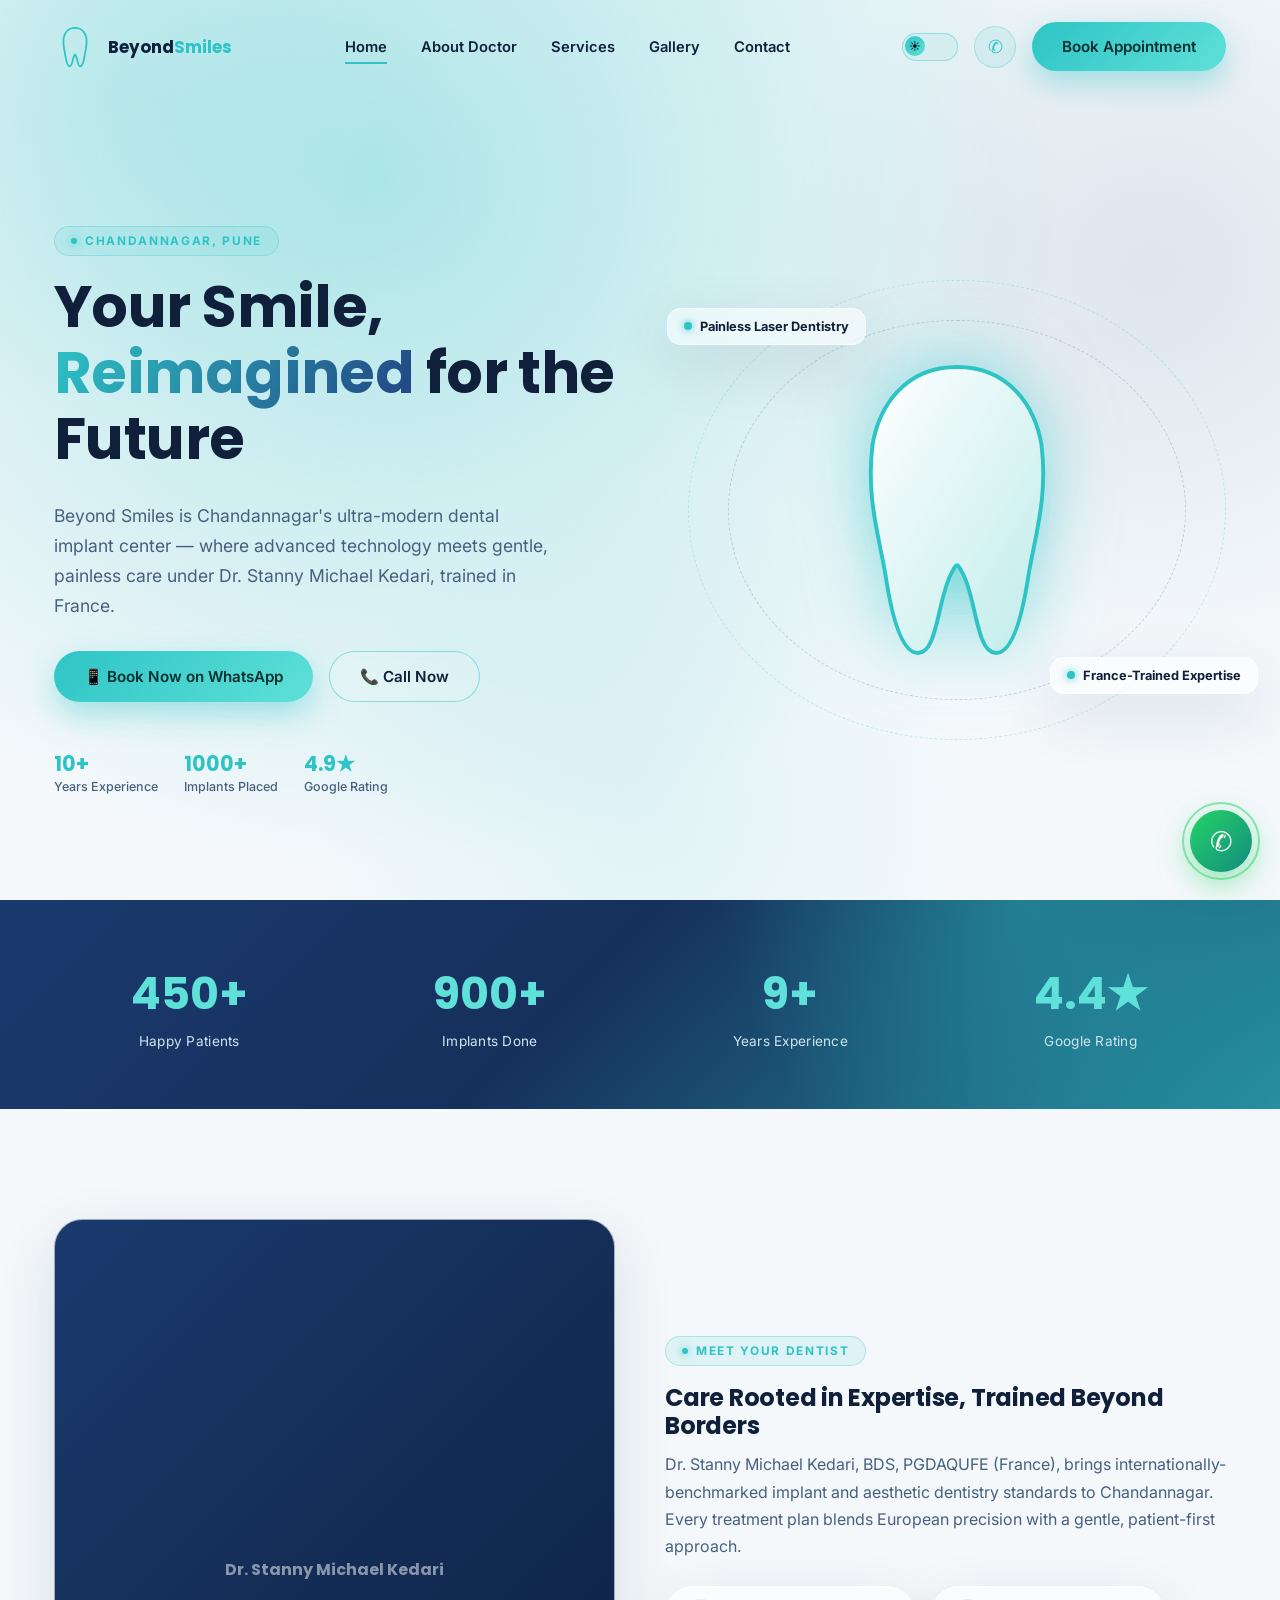
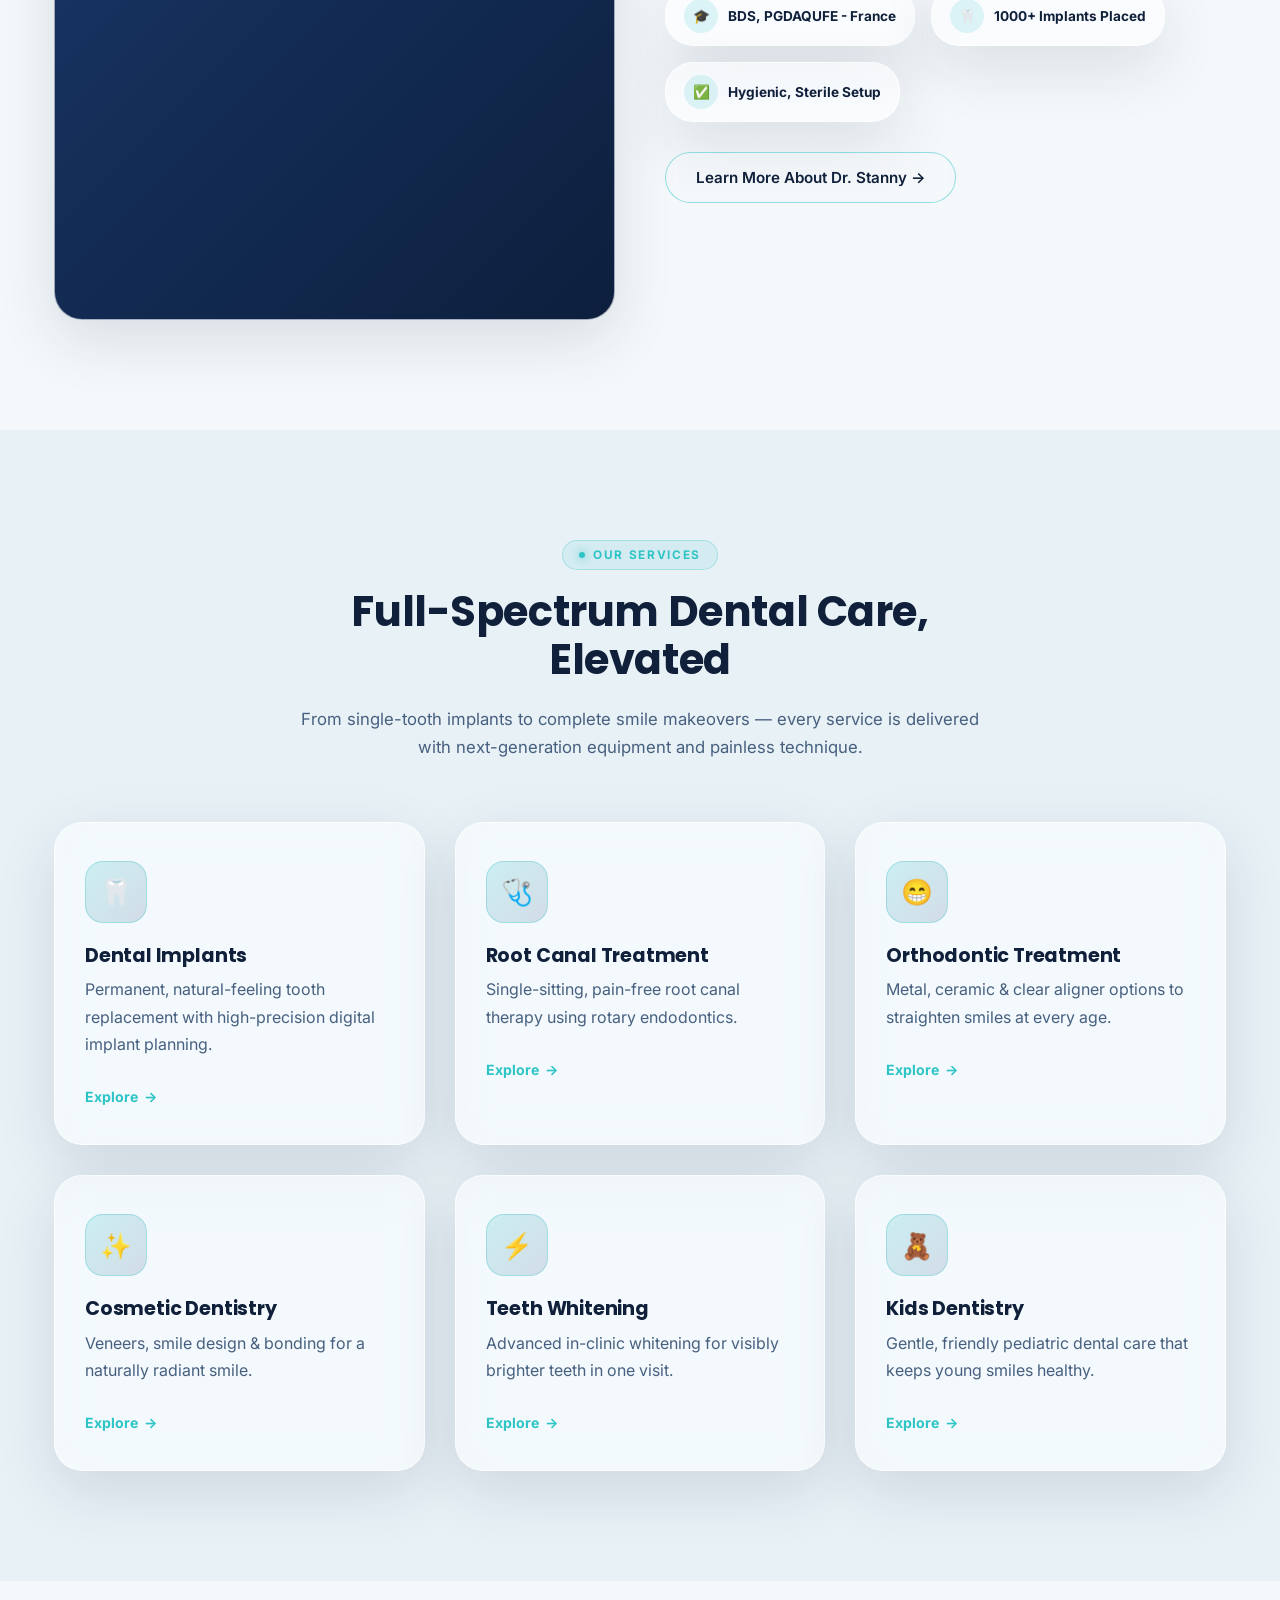
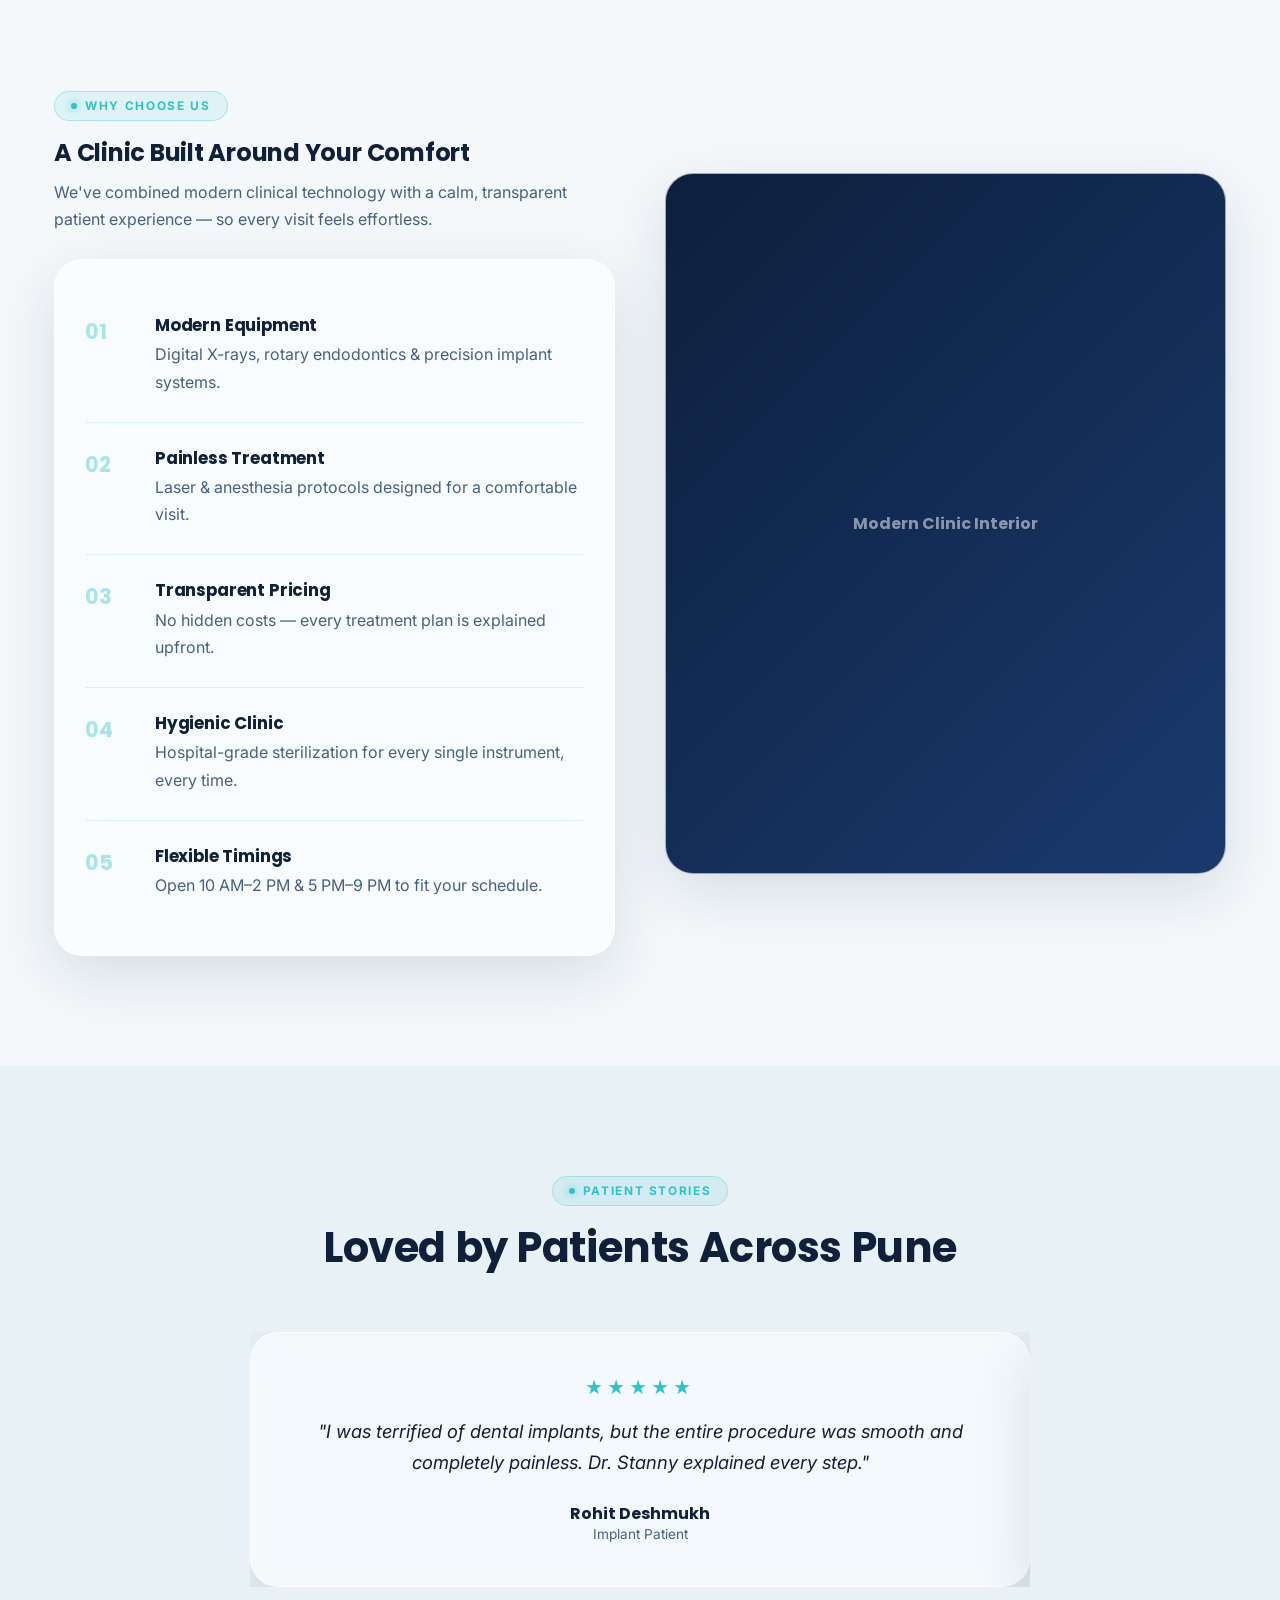
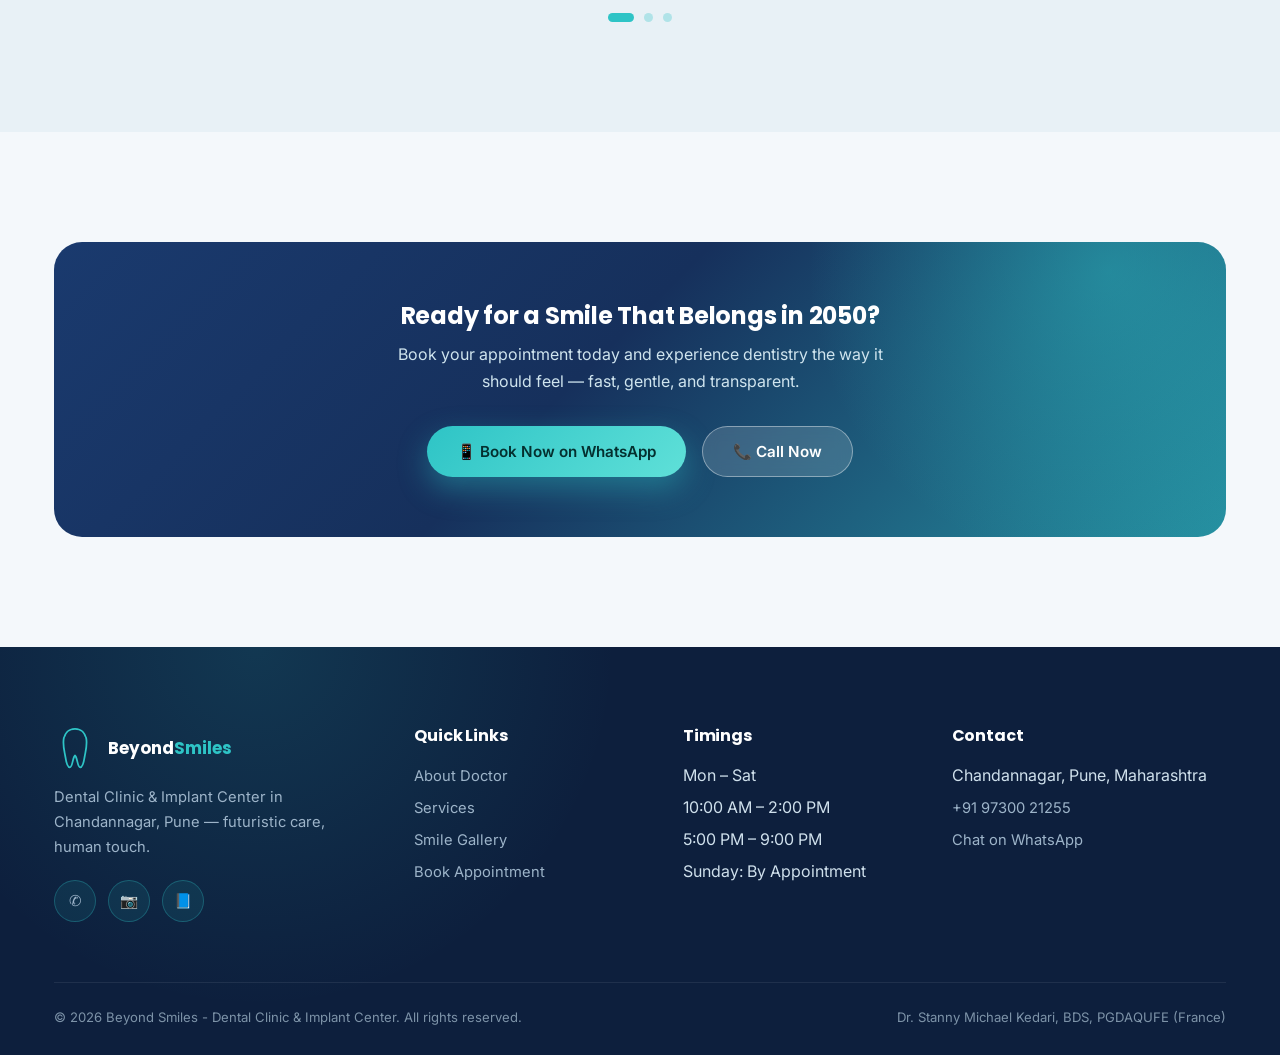
<file: index.html>
<!DOCTYPE html>
<html lang="en">
<head>
<meta charset="UTF-8">
<meta name="viewport" content="width=device-width, initial-scale=1.0">
<title>Best Dental Clinic in Chandannagar, Pune | Beyond Smiles - Dental Implants Center</title>
<meta name="description" content="Beyond Smiles Dental Clinic & Implant Center in Chandannagar, Pune — led by Dr. Stanny Michael Kedari (BDS, France-trained). Dental implants, root canal, braces, cosmetic dentistry & painless treatment. Book on WhatsApp today.">
<meta name="keywords" content="best dental clinic near me, dental clinic Chandannagar Pune, dental implants Pune, dentist near Chandannagar, root canal treatment Pune, cosmetic dentistry Chandannagar, Dr Stanny Michael Kedari">
<link rel="canonical" href="https://beyondsmiles.example.com/index.html">
<meta name="robots" content="index, follow">
<meta name="author" content="Beyond Smiles - Dental Clinic & Implant Center">

<!-- Open Graph -->
<meta property="og:type" content="website">
<meta property="og:title" content="Beyond Smiles - Dental Clinic & Implant Center | Chandannagar, Pune">
<meta property="og:description" content="Futuristic, painless dental care in Chandannagar, Pune. Implants, root canal, orthodontics & cosmetic dentistry by Dr. Stanny Michael Kedari, France-trained dentist.">
<meta property="og:url" content="https://beyondsmiles.example.com/index.html">
<meta property="og:locale" content="en_IN">
<meta name="twitter:card" content="summary_large_image">
<meta name="twitter:title" content="Beyond Smiles - Dental Clinic & Implant Center">
<meta name="twitter:description" content="Your Smile, Reimagined for the Future. Book your appointment in Chandannagar, Pune today.">

<link rel="preconnect" href="https://fonts.googleapis.com">
<link href="https://fonts.googleapis.com/css2?family=Poppins:wght@500;600;700;800&family=Inter:wght@400;500;600;700&display=swap" rel="stylesheet">
<link rel="stylesheet" href="styles.css">

<!-- Schema: Dentist / LocalBusiness -->
<script type="application/ld+json">
{
  "@context": "https://schema.org",
  "@type": "Dentist",
  "name": "Beyond Smiles - Dental Clinic & Implant Center",
  "image": "https://beyondsmiles.example.com/assets/clinic-front.jpg",
  "description": "Futuristic, ultra-modern dental clinic and implant center in Chandannagar, Pune, led by Dr. Stanny Michael Kedari (BDS, PGDAQUFE France). Specializing in dental implants, root canal, orthodontics, cosmetic dentistry and kids dentistry.",
  "founder": { "@type": "Person", "name": "Dr. Stanny Michael Kedari", "jobTitle": "Dental Surgeon & Implantologist" },
  "telephone": "+91-9730021255",
  "priceRange": "₹₹",
  "address": {
    "@type": "PostalAddress",
    "streetAddress": "Chandannagar",
    "addressLocality": "Pune",
    "addressRegion": "Maharashtra",
    "postalCode": "411014",
    "addressCountry": "IN"
  },
  "openingHoursSpecification": [
    { "@type": "OpeningHoursSpecification", "dayOfWeek": ["Monday","Tuesday","Wednesday","Thursday","Friday","Saturday"], "opens": "10:00", "closes": "14:00" },
    { "@type": "OpeningHoursSpecification", "dayOfWeek": ["Monday","Tuesday","Wednesday","Thursday","Friday","Saturday"], "opens": "17:00", "closes": "21:00" }
  ],
  "aggregateRating": { "@type": "AggregateRating", "ratingValue": "4.9", "reviewCount": "500" },
  "medicalSpecialty": "Dentistry",
  "url": "https://beyondsmiles.example.com/"
}
</script>
</head>
<body>

<!-- Loader -->
<div id="loader">
  <svg viewBox="0 0 200 240" xmlns="http://www.w3.org/2000/svg">
    <path class="tooth-path" d="M100 10 C60 10 40 40 35 70 C30 110 40 140 45 170 C48 190 55 230 70 230 C85 230 85 190 95 170 C100 160 100 160 105 170 C115 190 115 230 130 230 C145 230 152 190 155 170 C160 140 170 110 165 70 C160 40 140 10 100 10 Z"/>
  </svg>
  <div class="loader-text">Beyond Smiles</div>
</div>

<!-- Navbar -->
<header class="navbar" id="navbar">
  <div class="container">
    <a href="index.html" class="brand">
      <svg class="brand-mark" viewBox="0 0 200 240" xmlns="http://www.w3.org/2000/svg">
        <path fill="none" stroke="#2ec4c6" stroke-width="10" d="M100 10 C60 10 40 40 35 70 C30 110 40 140 45 170 C48 190 55 230 70 230 C85 230 85 190 95 170 C100 160 100 160 105 170 C115 190 115 230 130 230 C145 230 152 190 155 170 C160 140 170 110 165 70 C160 40 140 10 100 10 Z"/>
      </svg>
      <span class="brand-name">Beyond<span>Smiles</span></span>
    </a>
    <nav class="nav-links">
      <a href="index.html">Home</a>
      <a href="about.html">About Doctor</a>
      <a href="services.html">Services</a>
      <a href="gallery.html">Gallery</a>
      <a href="contact.html">Contact</a>
    </nav>
    <div class="nav-actions">
      <button class="theme-toggle" id="themeToggle" aria-label="Toggle dark mode"></button>
      <a class="icon-btn" href="https://wa.me/919730021255" target="_blank" rel="noopener" aria-label="Chat on WhatsApp">✆</a>
      <a class="btn btn-primary" href="contact.html">Book Appointment</a>
      <button class="nav-toggle" id="navToggle" aria-label="Menu"><span></span><span></span><span></span></button>
    </div>
  </div>
</header>

<div class="drawer-overlay" id="drawerOverlay"></div>
<aside class="mobile-drawer" id="mobileDrawer">
  <a href="index.html">Home</a>
  <a href="about.html">About Doctor</a>
  <a href="services.html">Services</a>
  <a href="gallery.html">Gallery</a>
  <a href="contact.html">Contact</a>
  <a class="btn btn-primary" href="contact.html">Book Appointment</a>
</aside>

<!-- HERO -->
<section class="hero">
  <div class="container">
    <div class="hero-copy">
      <span class="eyebrow">Chandannagar, Pune</span>
      <h1>Your Smile, <span class="grad">Reimagined</span> for the Future</h1>
      <p class="lead">Beyond Smiles is Chandannagar's ultra-modern dental implant center — where advanced technology meets gentle, painless care under Dr. Stanny Michael Kedari, trained in France.</p>
      <div class="hero-ctas">
        <a class="btn btn-primary" href="https://wa.me/919730021255?text=Hi%20Beyond%20Smiles%2C%20I%27d%20like%20to%20book%20an%20appointment." target="_blank" rel="noopener">📱 Book Now on WhatsApp</a>
        <a class="btn btn-outline" href="tel:+919730021255">📞 Call Now</a>
      </div>
      <div class="hero-trust">
        <div>10+ <span>Years Experience</span></div>
        <div>1000+ <span>Implants Placed</span></div>
        <div>4.9★ <span>Google Rating</span></div>
      </div>
    </div>
    <div class="tooth-stage">
      <div class="tooth-orbit"></div>
      <div class="tooth-orbit o2"></div>
      <div class="tooth-glow-ring"></div>
      <div class="tooth-3d">
        <svg viewBox="0 0 200 240" xmlns="http://www.w3.org/2000/svg">
          <defs>
            <linearGradient id="toothGrad" x1="0" y1="0" x2="1" y2="1">
              <stop offset="0%" stop-color="#ffffff"/>
              <stop offset="100%" stop-color="#bfeceb"/>
            </linearGradient>
          </defs>
          <path fill="url(#toothGrad)" stroke="#2ec4c6" stroke-width="3" d="M100 10 C60 10 40 40 35 70 C30 110 40 140 45 170 C48 190 55 230 70 230 C85 230 85 190 95 170 C100 160 100 160 105 170 C115 190 115 230 130 230 C145 230 152 190 155 170 C160 140 170 110 165 70 C160 40 140 10 100 10 Z"/>
        </svg>
      </div>
      <div class="float-chip c1"><span class="dot"></span> Painless Laser Dentistry</div>
      <div class="float-chip c2"><span class="dot"></span> France-Trained Expertise</div>
    </div>
  </div>
</section>

<!-- STATS -->
<section class="stats-bar">
  <div class="container stats-grid">
    <div class="stat-item"><div class="stat-num" data-count="500" data-suffix="+">0</div><div class="stat-label">Happy Patients</div></div>
    <div class="stat-item"><div class="stat-num" data-count="1000" data-suffix="+">0</div><div class="stat-label">Implants Done</div></div>
    <div class="stat-item"><div class="stat-num" data-count="10" data-suffix="+">0</div><div class="stat-label">Years Experience</div></div>
    <div class="stat-item"><div class="stat-num" data-count="4.9" data-decimals="1" data-suffix="★">0</div><div class="stat-label">Google Rating</div></div>
  </div>
</section>

<!-- ABOUT SNAPSHOT -->
<section class="section">
  <div class="container grid-2">
    <div class="reveal">
      <div class="glass" style="border-radius:28px; overflow:hidden; aspect-ratio:4/5; display:flex; align-items:center; justify-content:center; background:linear-gradient(135deg, var(--royal), var(--navy));">
        <span style="color:rgba(255,255,255,.5); font-family:var(--ff-display); font-weight:700;">Dr. Stanny Michael Kedari</span>
      </div>
    </div>
    <div class="reveal reveal-delay-1">
      <span class="eyebrow">Meet Your Dentist</span>
      <h2>Care Rooted in Expertise, Trained Beyond Borders</h2>
      <p>Dr. Stanny Michael Kedari, BDS, PGDAQUFE (France), brings internationally-benchmarked implant and aesthetic dentistry standards to Chandannagar. Every treatment plan blends European precision with a gentle, patient-first approach.</p>
      <div class="badge-row">
        <div class="badge-chip glass"><span class="icon-circ">🎓</span><span>BDS, PGDAQUFE - France</span></div>
        <div class="badge-chip glass"><span class="icon-circ">🦷</span><span>1000+ Implants Placed</span></div>
        <div class="badge-chip glass"><span class="icon-circ">✅</span><span>Hygienic, Sterile Setup</span></div>
      </div>
      <a class="btn btn-outline" style="margin-top:30px;" href="about.html">Learn More About Dr. Stanny →</a>
    </div>
  </div>
</section>

<!-- SERVICES -->
<section class="section" style="background: var(--bg-2);">
  <div class="container">
    <div class="section-head reveal">
      <span class="eyebrow">Our Services</span>
      <h2>Full-Spectrum Dental Care, Elevated</h2>
      <p>From single-tooth implants to complete smile makeovers — every service is delivered with next-generation equipment and painless technique.</p>
    </div>
    <div class="grid-3">
      <div class="glass service-card reveal"><div class="service-icon">🦷</div><h3>Dental Implants</h3><p>Permanent, natural-feeling tooth replacement with high-precision digital implant planning.</p><a class="service-link" href="services.html">Explore <span class="arrow">→</span></a></div>
      <div class="glass service-card reveal reveal-delay-1"><div class="service-icon">🩺</div><h3>Root Canal Treatment</h3><p>Single-sitting, pain-free root canal therapy using rotary endodontics.</p><a class="service-link" href="services.html">Explore <span class="arrow">→</span></a></div>
      <div class="glass service-card reveal reveal-delay-2"><div class="service-icon">😁</div><h3>Orthodontic Treatment</h3><p>Metal, ceramic & clear aligner options to straighten smiles at every age.</p><a class="service-link" href="services.html">Explore <span class="arrow">→</span></a></div>
      <div class="glass service-card reveal"><div class="service-icon">✨</div><h3>Cosmetic Dentistry</h3><p>Veneers, smile design & bonding for a naturally radiant smile.</p><a class="service-link" href="services.html">Explore <span class="arrow">→</span></a></div>
      <div class="glass service-card reveal reveal-delay-1"><div class="service-icon">⚡</div><h3>Teeth Whitening</h3><p>Advanced in-clinic whitening for visibly brighter teeth in one visit.</p><a class="service-link" href="services.html">Explore <span class="arrow">→</span></a></div>
      <div class="glass service-card reveal reveal-delay-2"><div class="service-icon">🧸</div><h3>Kids Dentistry</h3><p>Gentle, friendly pediatric dental care that keeps young smiles healthy.</p><a class="service-link" href="services.html">Explore <span class="arrow">→</span></a></div>
    </div>
  </div>
</section>

<!-- WHY CHOOSE US -->
<section class="section">
  <div class="container grid-2">
    <div class="reveal">
      <span class="eyebrow">Why Choose Us</span>
      <h2>A Clinic Built Around Your Comfort</h2>
      <p>We've combined modern clinical technology with a calm, transparent patient experience — so every visit feels effortless.</p>
      <div class="glass" style="padding:30px; margin-top:26px;">
        <div class="why-item"><div class="why-num">01</div><div><h4>Modern Equipment</h4><p style="margin:0;">Digital X-rays, rotary endodontics & precision implant systems.</p></div></div>
        <div class="why-item"><div class="why-num">02</div><div><h4>Painless Treatment</h4><p style="margin:0;">Laser & anesthesia protocols designed for a comfortable visit.</p></div></div>
        <div class="why-item"><div class="why-num">03</div><div><h4>Transparent Pricing</h4><p style="margin:0;">No hidden costs — every treatment plan is explained upfront.</p></div></div>
        <div class="why-item"><div class="why-num">04</div><div><h4>Hygienic Clinic</h4><p style="margin:0;">Hospital-grade sterilization for every single instrument, every time.</p></div></div>
        <div class="why-item"><div class="why-num">05</div><div><h4>Flexible Timings</h4><p style="margin:0;">Open 10 AM–2 PM & 5 PM–9 PM to fit your schedule.</p></div></div>
      </div>
    </div>
    <div class="reveal reveal-delay-1">
      <div class="glass" style="border-radius:28px; overflow:hidden; aspect-ratio:4/5; display:flex; align-items:center; justify-content:center; background:linear-gradient(135deg, var(--navy), var(--royal));">
        <span style="color:rgba(255,255,255,.5); font-family:var(--ff-display); font-weight:700;">Modern Clinic Interior</span>
      </div>
    </div>
  </div>
</section>

<!-- TESTIMONIALS -->
<section class="section" style="background: var(--bg-2);">
  <div class="container">
    <div class="section-head reveal">
      <span class="eyebrow">Patient Stories</span>
      <h2>Loved by Patients Across Pune</h2>
    </div>
    <div class="testi-wrap reveal">
      <div class="testi-track">
        <div class="testi-slides">
          <div class="testi-slide glass">
            <div class="testi-stars">★★★★★</div>
            <p class="testi-quote">"I was terrified of dental implants, but the entire procedure was smooth and completely painless. Dr. Stanny explained every step."</p>
            <div class="testi-name">Rohit Deshmukh</div><div class="testi-role">Implant Patient</div>
          </div>
          <div class="testi-slide glass">
            <div class="testi-stars">★★★★★</div>
            <p class="testi-quote">"Best root canal experience I've had. Done in one sitting with zero pain. The clinic feels so advanced and clean."</p>
            <div class="testi-name">Sneha Patil</div><div class="testi-role">Root Canal Patient</div>
          </div>
          <div class="testi-slide glass">
            <div class="testi-stars">★★★★★</div>
            <p class="testi-quote">"My daughter used to cry at every dental visit — now she looks forward to it! Truly gentle kids dentistry."</p>
            <div class="testi-name">Ananya Kulkarni</div><div class="testi-role">Parent</div>
          </div>
        </div>
      </div>
      <div class="testi-dots"></div>
    </div>
  </div>
</section>

<!-- CTA BANNER -->
<section class="section">
  <div class="container">
    <div class="cta-banner reveal">
      <h2>Ready for a Smile That Belongs in 2050?</h2>
      <p>Book your appointment today and experience dentistry the way it should feel — fast, gentle, and transparent.</p>
      <div class="hero-ctas">
        <a class="btn btn-primary" href="https://wa.me/919730021255?text=Hi%20Beyond%20Smiles%2C%20I%27d%20like%20to%20book%20an%20appointment." target="_blank" rel="noopener">📱 Book Now on WhatsApp</a>
        <a class="btn btn-outline" href="tel:+919730021255" style="background:rgba(255,255,255,.15); border-color:rgba(255,255,255,.4); color:#fff;">📞 Call Now</a>
      </div>
    </div>
  </div>
</section>

<!-- FOOTER -->
<footer>
  <div class="container">
    <div class="footer-grid">
      <div>
        <div class="brand" style="margin-bottom:16px;">
          <svg class="brand-mark" viewBox="0 0 200 240" xmlns="http://www.w3.org/2000/svg"><path fill="none" stroke="#2ec4c6" stroke-width="10" d="M100 10 C60 10 40 40 35 70 C30 110 40 140 45 170 C48 190 55 230 70 230 C85 230 85 190 95 170 C100 160 100 160 105 170 C115 190 115 230 130 230 C145 230 152 190 155 170 C160 140 170 110 165 70 C160 40 140 10 100 10 Z"/></svg>
          <span class="brand-name" style="color:#fff;">Beyond<span>Smiles</span></span>
        </div>
        <p>Dental Clinic & Implant Center in Chandannagar, Pune — futuristic care, human touch.</p>
        <div class="footer-social">
          <a class="icon-btn" href="https://wa.me/919730021255" target="_blank" rel="noopener">✆</a>
          <a class="icon-btn" href="#">📷</a>
          <a class="icon-btn" href="#">📘</a>
        </div>
      </div>
      <div>
        <h4>Quick Links</h4>
        <ul>
          <li><a href="about.html">About Doctor</a></li>
          <li><a href="services.html">Services</a></li>
          <li><a href="gallery.html">Smile Gallery</a></li>
          <li><a href="contact.html">Book Appointment</a></li>
        </ul>
      </div>
      <div>
        <h4>Timings</h4>
        <ul>
          <li>Mon – Sat</li>
          <li>10:00 AM – 2:00 PM</li>
          <li>5:00 PM – 9:00 PM</li>
          <li>Sunday: By Appointment</li>
        </ul>
      </div>
      <div>
        <h4>Contact</h4>
        <ul>
          <li>Chandannagar, Pune, Maharashtra</li>
          <li><a href="tel:+919730021255">+91 97300 21255</a></li>
          <li><a href="https://wa.me/919730021255" target="_blank" rel="noopener">Chat on WhatsApp</a></li>
        </ul>
      </div>
    </div>
    <div class="footer-bottom">
      <span>© 2026 Beyond Smiles - Dental Clinic & Implant Center. All rights reserved.</span>
      <span>Dr. Stanny Michael Kedari, BDS, PGDAQUFE (France)</span>
    </div>
  </div>
</footer>

<a class="float-wa" href="https://wa.me/919730021255?text=Hi%20Beyond%20Smiles%2C%20I%27d%20like%20to%20know%20more." target="_blank" rel="noopener" aria-label="Chat on WhatsApp">✆</a>
<a class="float-call" href="tel:+919730021255" aria-label="Call Now">📞</a>

<script src="script.js"></script>
</body>
</html>
</file>
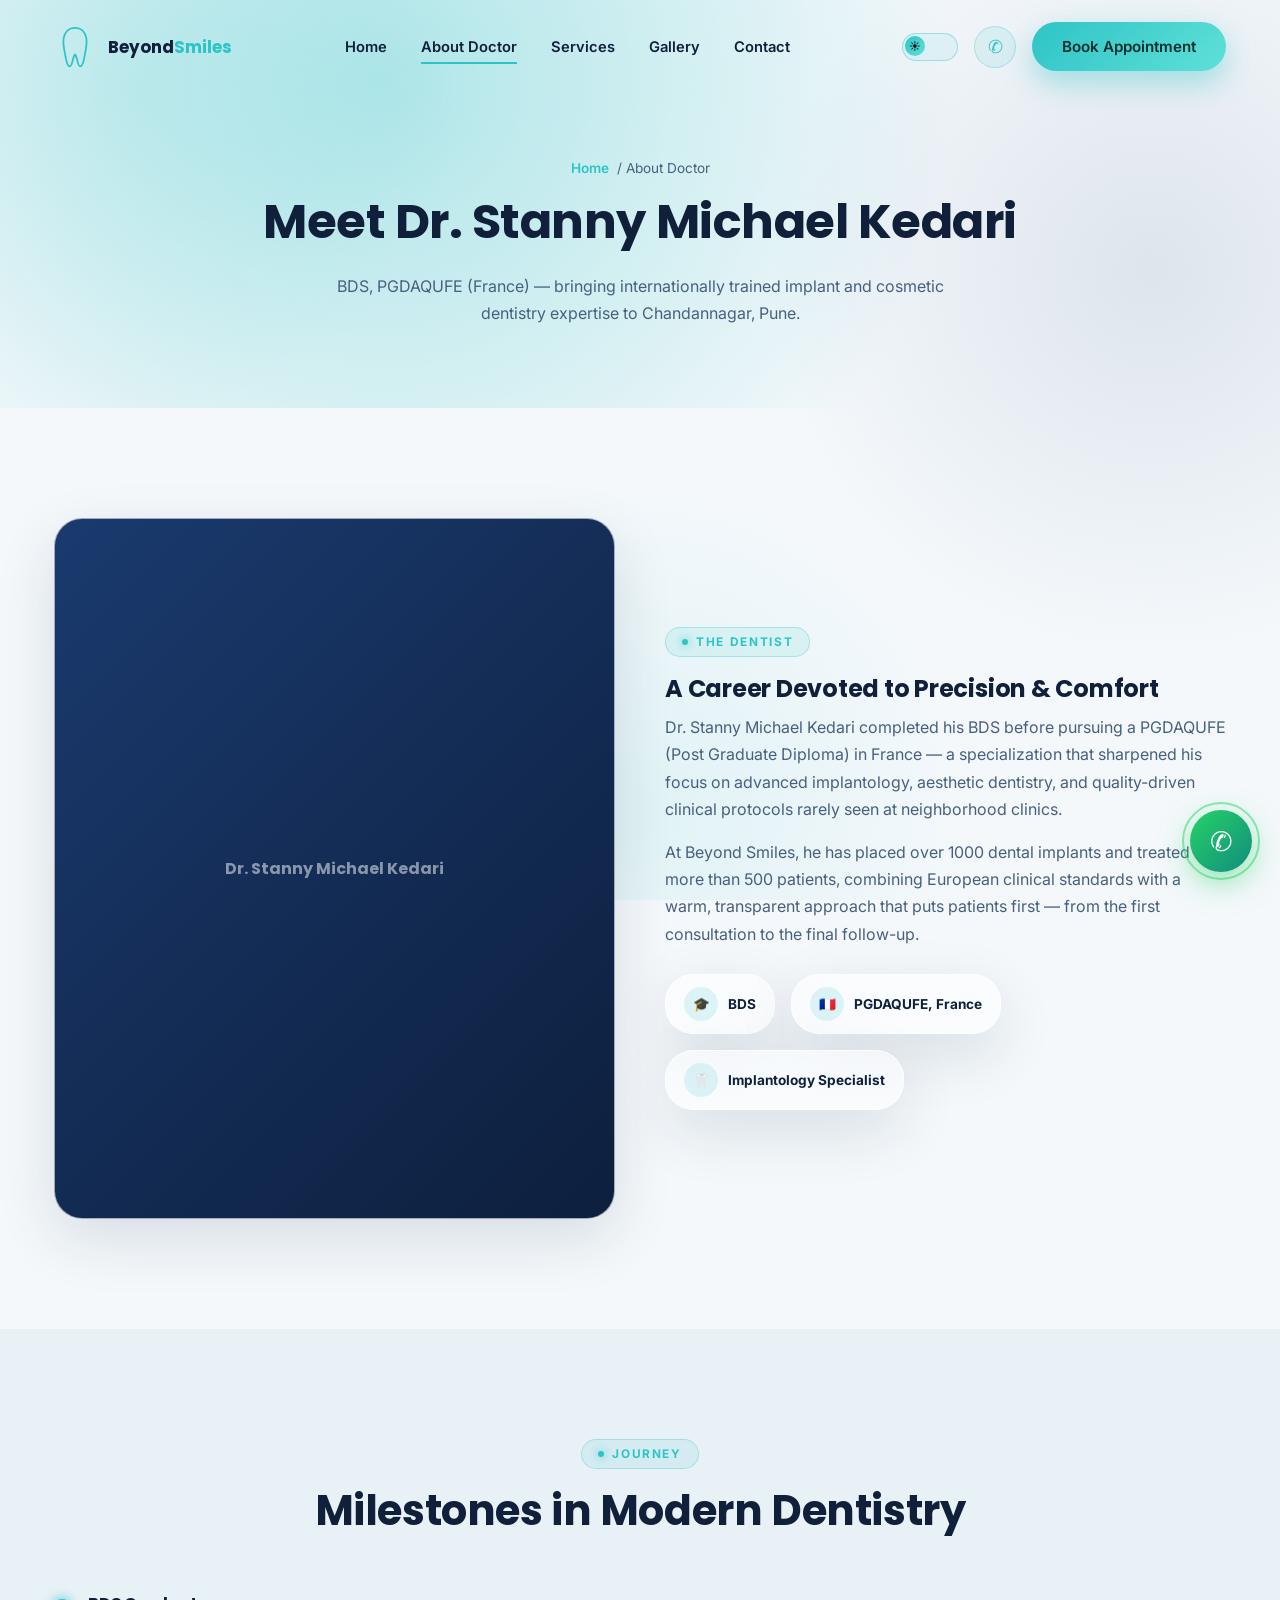
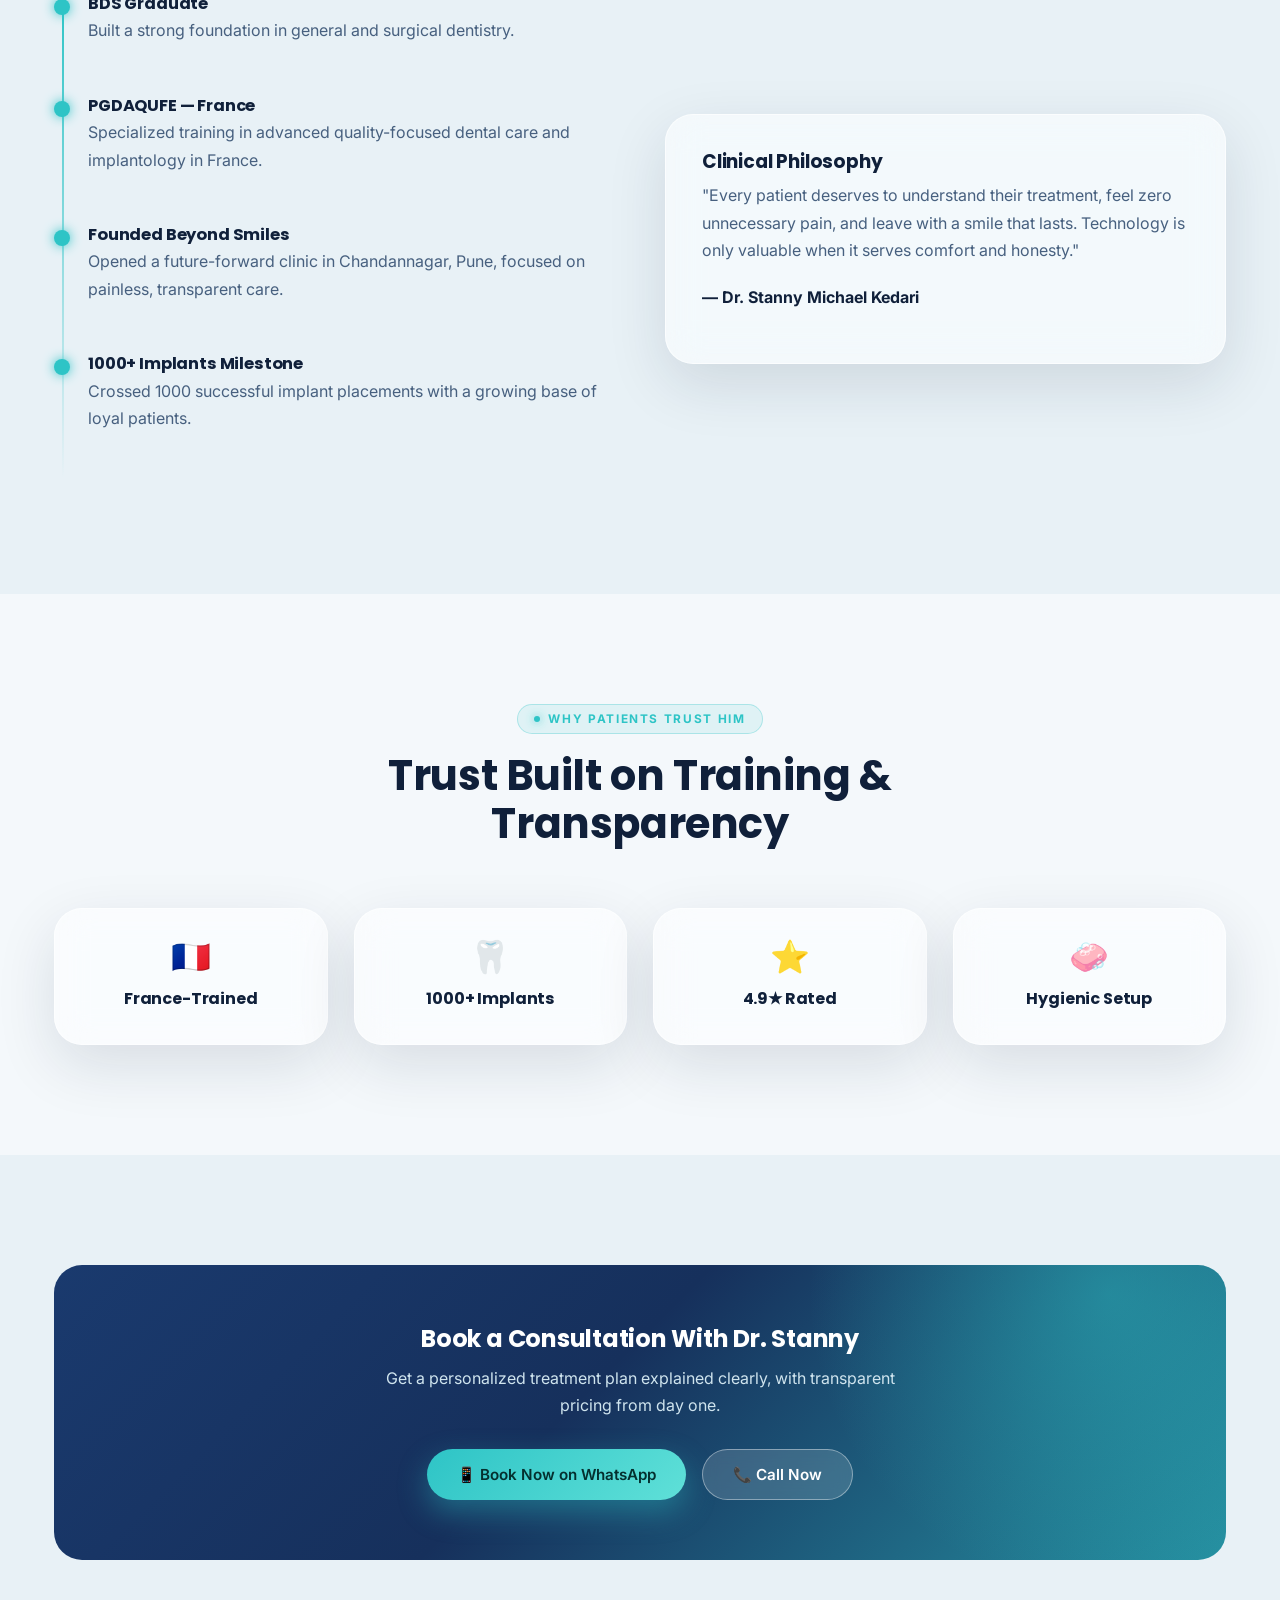
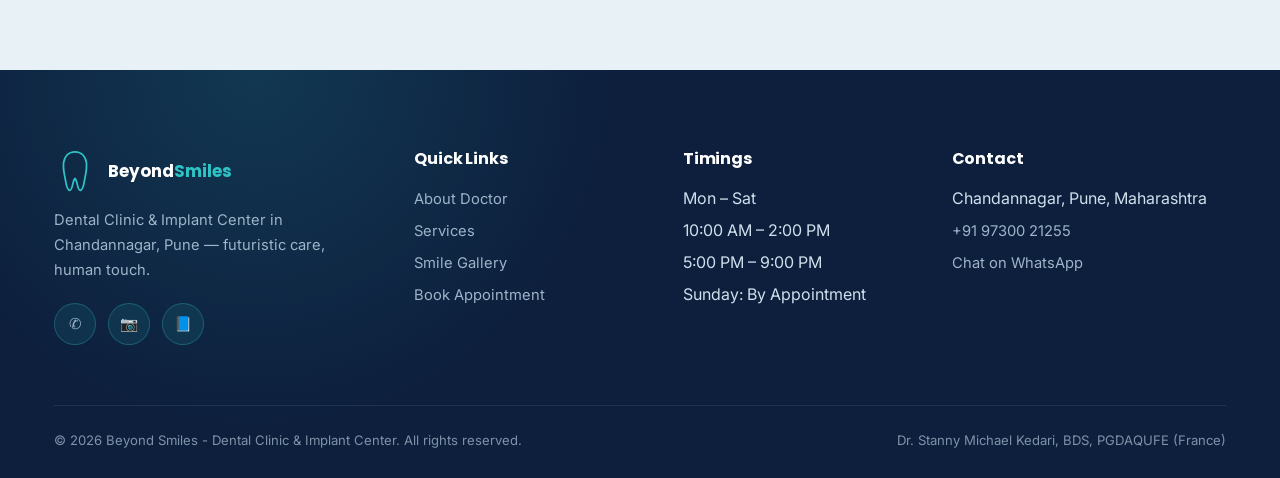
<file: about.html>
<!DOCTYPE html>
<html lang="en">
<head>
<meta charset="UTF-8">
<meta name="viewport" content="width=device-width, initial-scale=1.0">
<title>Dr. Stanny Michael Kedari - France-Trained Dentist in Chandannagar, Pune | Beyond Smiles</title>
<meta name="description" content="Meet Dr. Stanny Michael Kedari, BDS, PGDAQUFE (France) — implantologist & cosmetic dentist at Beyond Smiles, Chandannagar, Pune. 10+ years of experience, 1000+ implants placed.">
<meta name="keywords" content="Dr Stanny Michael Kedari, best dentist Chandannagar Pune, implant specialist Pune, France trained dentist Pune">
<link rel="canonical" href="https://beyondsmiles.example.com/about.html">
<meta name="robots" content="index, follow">
<meta property="og:type" content="profile">
<meta property="og:title" content="Dr. Stanny Michael Kedari | Beyond Smiles Dental Clinic">
<meta property="og:description" content="BDS, PGDAQUFE (France) — leading implant & cosmetic dentistry in Chandannagar, Pune.">
<link rel="preconnect" href="https://fonts.googleapis.com">
<link href="https://fonts.googleapis.com/css2?family=Poppins:wght@500;600;700;800&family=Inter:wght@400;500;600;700&display=swap" rel="stylesheet">
<link rel="stylesheet" href="styles.css">

<script type="application/ld+json">
{
  "@context": "https://schema.org",
  "@type": "Person",
  "name": "Dr. Stanny Michael Kedari",
  "jobTitle": "Dental Surgeon & Implantologist",
  "worksFor": { "@type": "Dentist", "name": "Beyond Smiles - Dental Clinic & Implant Center" },
  "alumniOf": ["BDS", "PGDAQUFE, France"],
  "url": "https://beyondsmiles.example.com/about.html"
}
</script>
</head>
<body>

<div id="loader">
  <svg viewBox="0 0 200 240" xmlns="http://www.w3.org/2000/svg"><path class="tooth-path" d="M100 10 C60 10 40 40 35 70 C30 110 40 140 45 170 C48 190 55 230 70 230 C85 230 85 190 95 170 C100 160 100 160 105 170 C115 190 115 230 130 230 C145 230 152 190 155 170 C160 140 170 110 165 70 C160 40 140 10 100 10 Z"/></svg>
  <div class="loader-text">Beyond Smiles</div>
</div>

<header class="navbar" id="navbar">
  <div class="container">
    <a href="index.html" class="brand">
      <svg class="brand-mark" viewBox="0 0 200 240" xmlns="http://www.w3.org/2000/svg"><path fill="none" stroke="#2ec4c6" stroke-width="10" d="M100 10 C60 10 40 40 35 70 C30 110 40 140 45 170 C48 190 55 230 70 230 C85 230 85 190 95 170 C100 160 100 160 105 170 C115 190 115 230 130 230 C145 230 152 190 155 170 C160 140 170 110 165 70 C160 40 140 10 100 10 Z"/></svg>
      <span class="brand-name">Beyond<span>Smiles</span></span>
    </a>
    <nav class="nav-links">
      <a href="index.html">Home</a>
      <a href="about.html">About Doctor</a>
      <a href="services.html">Services</a>
      <a href="gallery.html">Gallery</a>
      <a href="contact.html">Contact</a>
    </nav>
    <div class="nav-actions">
      <button class="theme-toggle" id="themeToggle" aria-label="Toggle dark mode"></button>
      <a class="icon-btn" href="https://wa.me/919730021255" target="_blank" rel="noopener" aria-label="Chat on WhatsApp">✆</a>
      <a class="btn btn-primary" href="contact.html">Book Appointment</a>
      <button class="nav-toggle" id="navToggle" aria-label="Menu"><span></span><span></span><span></span></button>
    </div>
  </div>
</header>

<div class="drawer-overlay" id="drawerOverlay"></div>
<aside class="mobile-drawer" id="mobileDrawer">
  <a href="index.html">Home</a>
  <a href="about.html">About Doctor</a>
  <a href="services.html">Services</a>
  <a href="gallery.html">Gallery</a>
  <a href="contact.html">Contact</a>
  <a class="btn btn-primary" href="contact.html">Book Appointment</a>
</aside>

<section class="page-hero">
  <div class="container">
    <div class="breadcrumb"><a href="index.html">Home</a> / About Doctor</div>
    <h1>Meet Dr. Stanny Michael Kedari</h1>
    <p style="max-width:640px; margin:0 auto;">BDS, PGDAQUFE (France) — bringing internationally trained implant and cosmetic dentistry expertise to Chandannagar, Pune.</p>
  </div>
</section>

<section class="section">
  <div class="container grid-2">
    <div class="reveal">
      <div class="glass" style="border-radius:28px; overflow:hidden; aspect-ratio:4/5; display:flex; align-items:center; justify-content:center; background:linear-gradient(135deg, var(--royal), var(--navy));">
        <span style="color:rgba(255,255,255,.5); font-family:var(--ff-display); font-weight:700;">Dr. Stanny Michael Kedari</span>
      </div>
    </div>
    <div class="reveal reveal-delay-1">
      <span class="eyebrow">The Dentist</span>
      <h2>A Career Devoted to Precision & Comfort</h2>
      <p>Dr. Stanny Michael Kedari completed his BDS before pursuing a PGDAQUFE (Post Graduate Diploma) in France — a specialization that sharpened his focus on advanced implantology, aesthetic dentistry, and quality-driven clinical protocols rarely seen at neighborhood clinics.</p>
      <p>At Beyond Smiles, he has placed over 1000 dental implants and treated more than 500 patients, combining European clinical standards with a warm, transparent approach that puts patients first — from the first consultation to the final follow-up.</p>
      <div class="badge-row">
        <div class="badge-chip glass"><span class="icon-circ">🎓</span><span>BDS</span></div>
        <div class="badge-chip glass"><span class="icon-circ">🇫🇷</span><span>PGDAQUFE, France</span></div>
        <div class="badge-chip glass"><span class="icon-circ">🦷</span><span>Implantology Specialist</span></div>
      </div>
    </div>
  </div>
</section>

<section class="section" style="background:var(--bg-2);">
  <div class="container">
    <div class="section-head reveal">
      <span class="eyebrow">Journey</span>
      <h2>Milestones in Modern Dentistry</h2>
    </div>
    <div class="grid-2">
      <div class="reveal">
        <div class="timeline">
          <div class="timeline-item"><h4>BDS Graduate</h4><p>Built a strong foundation in general and surgical dentistry.</p></div>
          <div class="timeline-item"><h4>PGDAQUFE — France</h4><p>Specialized training in advanced quality-focused dental care and implantology in France.</p></div>
          <div class="timeline-item"><h4>Founded Beyond Smiles</h4><p>Opened a future-forward clinic in Chandannagar, Pune, focused on painless, transparent care.</p></div>
          <div class="timeline-item"><h4>1000+ Implants Milestone</h4><p>Crossed 1000 successful implant placements with a growing base of loyal patients.</p></div>
        </div>
      </div>
      <div class="reveal reveal-delay-1">
        <div class="glass" style="padding:36px;">
          <h3>Clinical Philosophy</h3>
          <p>"Every patient deserves to understand their treatment, feel zero unnecessary pain, and leave with a smile that lasts. Technology is only valuable when it serves comfort and honesty."</p>
          <p style="margin-top:20px; font-weight:700; color:var(--text-main);">— Dr. Stanny Michael Kedari</p>
        </div>
      </div>
    </div>
  </div>
</section>

<section class="section">
  <div class="container">
    <div class="section-head reveal">
      <span class="eyebrow">Why Patients Trust Him</span>
      <h2>Trust Built on Training & Transparency</h2>
    </div>
    <div class="grid-4">
      <div class="glass reveal" style="padding:28px; text-align:center;"><div style="font-size:2rem;">🇫🇷</div><h4 style="margin-top:14px;">France-Trained</h4></div>
      <div class="glass reveal reveal-delay-1" style="padding:28px; text-align:center;"><div style="font-size:2rem;">🦷</div><h4 style="margin-top:14px;">1000+ Implants</h4></div>
      <div class="glass reveal reveal-delay-2" style="padding:28px; text-align:center;"><div style="font-size:2rem;">⭐</div><h4 style="margin-top:14px;">4.9★ Rated</h4></div>
      <div class="glass reveal" style="padding:28px; text-align:center;"><div style="font-size:2rem;">🧼</div><h4 style="margin-top:14px;">Hygienic Setup</h4></div>
    </div>
  </div>
</section>

<section class="section" style="background:var(--bg-2);">
  <div class="container">
    <div class="cta-banner reveal">
      <h2>Book a Consultation With Dr. Stanny</h2>
      <p>Get a personalized treatment plan explained clearly, with transparent pricing from day one.</p>
      <div class="hero-ctas">
        <a class="btn btn-primary" href="https://wa.me/919730021255?text=Hi%20Dr.%20Stanny%2C%20I%27d%20like%20to%20book%20a%20consultation." target="_blank" rel="noopener">📱 Book Now on WhatsApp</a>
        <a class="btn btn-outline" href="tel:+919730021255" style="background:rgba(255,255,255,.15); border-color:rgba(255,255,255,.4); color:#fff;">📞 Call Now</a>
      </div>
    </div>
  </div>
</section>

<footer>
  <div class="container">
    <div class="footer-grid">
      <div>
        <div class="brand" style="margin-bottom:16px;">
          <svg class="brand-mark" viewBox="0 0 200 240" xmlns="http://www.w3.org/2000/svg"><path fill="none" stroke="#2ec4c6" stroke-width="10" d="M100 10 C60 10 40 40 35 70 C30 110 40 140 45 170 C48 190 55 230 70 230 C85 230 85 190 95 170 C100 160 100 160 105 170 C115 190 115 230 130 230 C145 230 152 190 155 170 C160 140 170 110 165 70 C160 40 140 10 100 10 Z"/></svg>
          <span class="brand-name" style="color:#fff;">Beyond<span>Smiles</span></span>
        </div>
        <p>Dental Clinic & Implant Center in Chandannagar, Pune — futuristic care, human touch.</p>
        <div class="footer-social">
          <a class="icon-btn" href="https://wa.me/919730021255" target="_blank" rel="noopener">✆</a>
          <a class="icon-btn" href="#">📷</a>
          <a class="icon-btn" href="#">📘</a>
        </div>
      </div>
      <div>
        <h4>Quick Links</h4>
        <ul>
          <li><a href="about.html">About Doctor</a></li>
          <li><a href="services.html">Services</a></li>
          <li><a href="gallery.html">Smile Gallery</a></li>
          <li><a href="contact.html">Book Appointment</a></li>
        </ul>
      </div>
      <div>
        <h4>Timings</h4>
        <ul>
          <li>Mon – Sat</li>
          <li>10:00 AM – 2:00 PM</li>
          <li>5:00 PM – 9:00 PM</li>
          <li>Sunday: By Appointment</li>
        </ul>
      </div>
      <div>
        <h4>Contact</h4>
        <ul>
          <li>Chandannagar, Pune, Maharashtra</li>
          <li><a href="tel:+919730021255">+91 97300 21255</a></li>
          <li><a href="https://wa.me/919730021255" target="_blank" rel="noopener">Chat on WhatsApp</a></li>
        </ul>
      </div>
    </div>
    <div class="footer-bottom">
      <span>© 2026 Beyond Smiles - Dental Clinic & Implant Center. All rights reserved.</span>
      <span>Dr. Stanny Michael Kedari, BDS, PGDAQUFE (France)</span>
    </div>
  </div>
</footer>

<a class="float-wa" href="https://wa.me/919730021255?text=Hi%20Beyond%20Smiles%2C%20I%27d%20like%20to%20know%20more." target="_blank" rel="noopener" aria-label="Chat on WhatsApp">✆</a>
<a class="float-call" href="tel:+919730021255" aria-label="Call Now">📞</a>

<script src="script.js"></script>
</body>
</html>
</file>
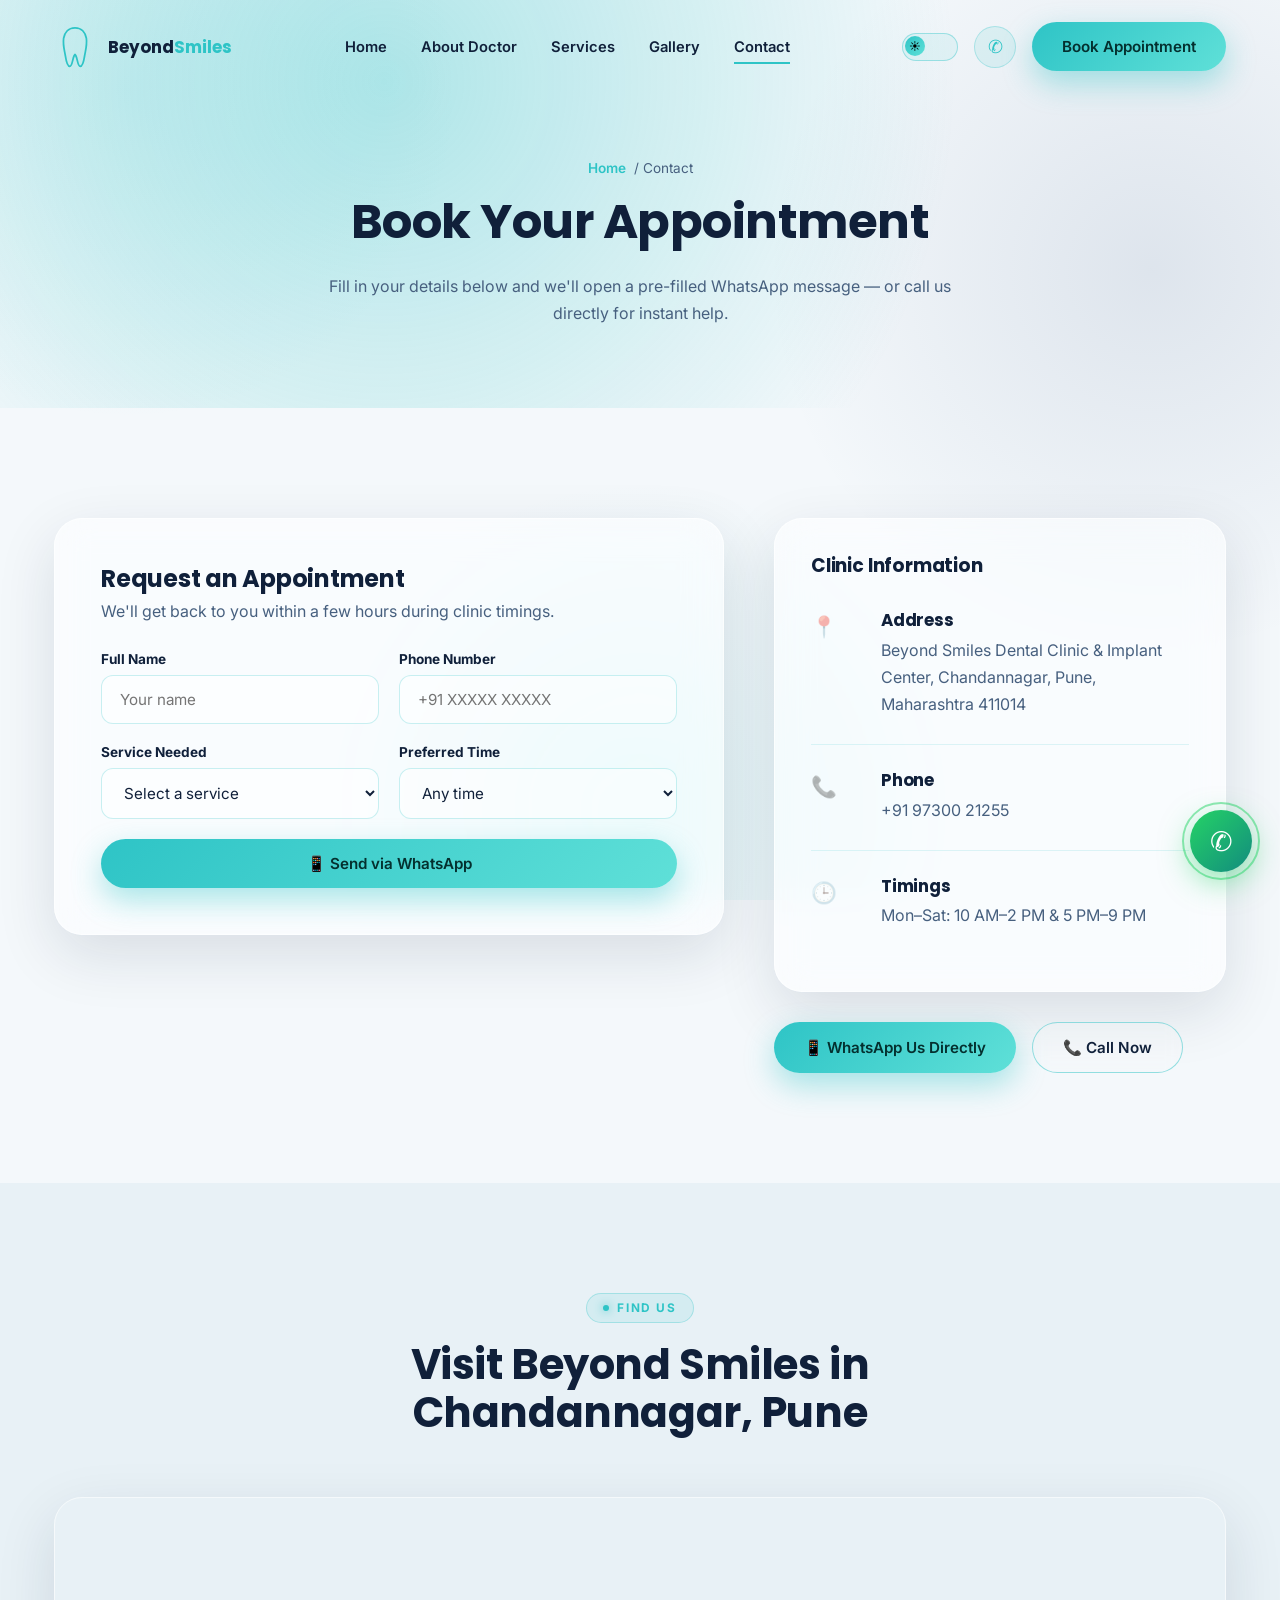
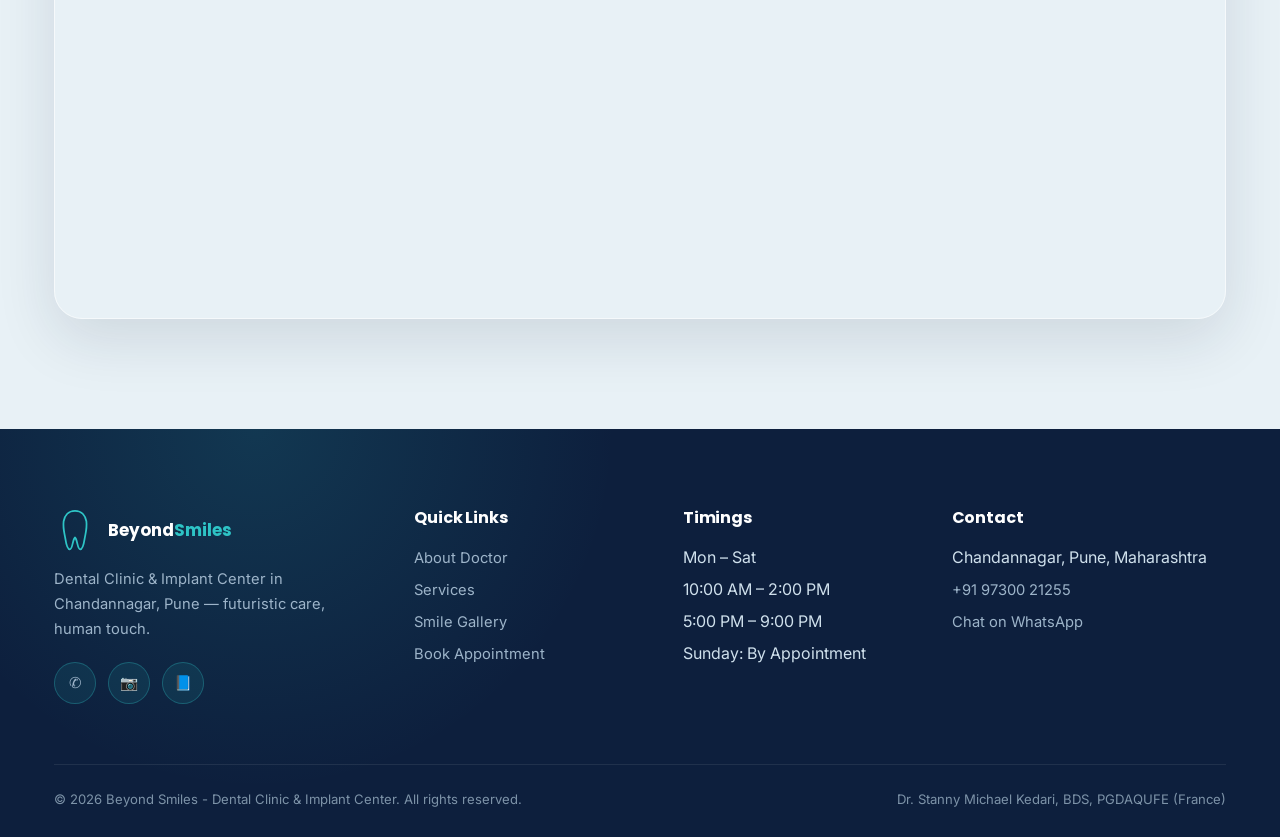
<file: contact.html>
<!DOCTYPE html>
<html lang="en">
<head>
<meta charset="UTF-8">
<meta name="viewport" content="width=device-width, initial-scale=1.0">
<title>Book Appointment | Beyond Smiles Dental Clinic - Chandannagar, Pune</title>
<meta name="description" content="Book your dental appointment at Beyond Smiles, Chandannagar, Pune. Call +91 97300 21255 or book instantly via WhatsApp. Open Mon-Sat, 10 AM-2 PM & 5 PM-9 PM.">
<meta name="keywords" content="book dentist appointment Pune, dental clinic near me Chandannagar, Beyond Smiles contact, dentist Chandannagar Pune phone number">
<link rel="canonical" href="https://beyondsmiles.example.com/contact.html">
<meta name="robots" content="index, follow">
<meta property="og:type" content="website">
<meta property="og:title" content="Book Appointment | Beyond Smiles - Chandannagar, Pune">
<meta property="og:description" content="Instant WhatsApp booking, click-to-call, and clinic location for Beyond Smiles Dental Clinic & Implant Center.">
<link rel="preconnect" href="https://fonts.googleapis.com">
<link href="https://fonts.googleapis.com/css2?family=Poppins:wght@500;600;700;800&family=Inter:wght@400;500;600;700&display=swap" rel="stylesheet">
<link rel="stylesheet" href="styles.css">

<script type="application/ld+json">
{
  "@context": "https://schema.org",
  "@type": "Dentist",
  "name": "Beyond Smiles - Dental Clinic & Implant Center",
  "telephone": "+91-9730021255",
  "address": {
    "@type": "PostalAddress",
    "streetAddress": "Chandannagar",
    "addressLocality": "Pune",
    "addressRegion": "Maharashtra",
    "postalCode": "411014",
    "addressCountry": "IN"
  },
  "openingHoursSpecification": [
    { "@type": "OpeningHoursSpecification", "dayOfWeek": ["Monday","Tuesday","Wednesday","Thursday","Friday","Saturday"], "opens": "10:00", "closes": "14:00" },
    { "@type": "OpeningHoursSpecification", "dayOfWeek": ["Monday","Tuesday","Wednesday","Thursday","Friday","Saturday"], "opens": "17:00", "closes": "21:00" }
  ]
}
</script>
</head>
<body>

<div id="loader">
  <svg viewBox="0 0 200 240" xmlns="http://www.w3.org/2000/svg"><path class="tooth-path" d="M100 10 C60 10 40 40 35 70 C30 110 40 140 45 170 C48 190 55 230 70 230 C85 230 85 190 95 170 C100 160 100 160 105 170 C115 190 115 230 130 230 C145 230 152 190 155 170 C160 140 170 110 165 70 C160 40 140 10 100 10 Z"/></svg>
  <div class="loader-text">Beyond Smiles</div>
</div>

<header class="navbar" id="navbar">
  <div class="container">
    <a href="index.html" class="brand">
      <svg class="brand-mark" viewBox="0 0 200 240" xmlns="http://www.w3.org/2000/svg"><path fill="none" stroke="#2ec4c6" stroke-width="10" d="M100 10 C60 10 40 40 35 70 C30 110 40 140 45 170 C48 190 55 230 70 230 C85 230 85 190 95 170 C100 160 100 160 105 170 C115 190 115 230 130 230 C145 230 152 190 155 170 C160 140 170 110 165 70 C160 40 140 10 100 10 Z"/></svg>
      <span class="brand-name">Beyond<span>Smiles</span></span>
    </a>
    <nav class="nav-links">
      <a href="index.html">Home</a>
      <a href="about.html">About Doctor</a>
      <a href="services.html">Services</a>
      <a href="gallery.html">Gallery</a>
      <a href="contact.html">Contact</a>
    </nav>
    <div class="nav-actions">
      <button class="theme-toggle" id="themeToggle" aria-label="Toggle dark mode"></button>
      <a class="icon-btn" href="https://wa.me/919730021255" target="_blank" rel="noopener" aria-label="Chat on WhatsApp">✆</a>
      <a class="btn btn-primary" href="contact.html">Book Appointment</a>
      <button class="nav-toggle" id="navToggle" aria-label="Menu"><span></span><span></span><span></span></button>
    </div>
  </div>
</header>

<div class="drawer-overlay" id="drawerOverlay"></div>
<aside class="mobile-drawer" id="mobileDrawer">
  <a href="index.html">Home</a>
  <a href="about.html">About Doctor</a>
  <a href="services.html">Services</a>
  <a href="gallery.html">Gallery</a>
  <a href="contact.html">Contact</a>
  <a class="btn btn-primary" href="contact.html">Book Appointment</a>
</aside>

<section class="page-hero">
  <div class="container">
    <div class="breadcrumb"><a href="index.html">Home</a> / Contact</div>
    <h1>Book Your Appointment</h1>
    <p style="max-width:640px; margin:0 auto;">Fill in your details below and we'll open a pre-filled WhatsApp message — or call us directly for instant help.</p>
  </div>
</section>

<section class="section">
  <div class="container grid-2" style="align-items:flex-start;">
    <div class="reveal">
      <div class="glass form-card">
        <h2 style="margin-bottom:6px;">Request an Appointment</h2>
        <p style="margin-bottom:26px;">We'll get back to you within a few hours during clinic timings.</p>
        <form id="bookingForm">
          <div class="form-row">
            <div class="form-group">
              <label for="name">Full Name</label>
              <input type="text" id="name" name="name" placeholder="Your name" required>
            </div>
            <div class="form-group">
              <label for="phone">Phone Number</label>
              <input type="tel" id="phone" name="phone" placeholder="+91 XXXXX XXXXX" required>
            </div>
          </div>
          <div class="form-row">
            <div class="form-group">
              <label for="service">Service Needed</label>
              <select id="service" name="service" required>
                <option value="">Select a service</option>
                <option>Dental Implants</option>
                <option>Root Canal Treatment</option>
                <option>Orthodontic Treatment</option>
                <option>Cosmetic Dentistry</option>
                <option>Teeth Whitening</option>
                <option>Kids Dentistry</option>
                <option>General Consultation</option>
              </select>
            </div>
            <div class="form-group">
              <label for="time">Preferred Time</label>
              <select id="time" name="time">
                <option value="">Any time</option>
                <option>Morning (10 AM - 2 PM)</option>
                <option>Evening (5 PM - 9 PM)</option>
              </select>
            </div>
          </div>
          <button type="submit" class="btn btn-primary btn-block">📱 Send via WhatsApp</button>
        </form>
      </div>
    </div>

    <div class="reveal reveal-delay-1">
      <div class="glass" style="padding:36px; margin-bottom:26px;">
        <h3>Clinic Information</h3>
        <div class="why-item"><div class="why-num">📍</div><div><h4>Address</h4><p style="margin:0;">Beyond Smiles Dental Clinic & Implant Center, Chandannagar, Pune, Maharashtra 411014</p></div></div>
        <div class="why-item"><div class="why-num">📞</div><div><h4>Phone</h4><p style="margin:0;"><a href="tel:+919730021255">+91 97300 21255</a></p></div></div>
        <div class="why-item"><div class="why-num">🕒</div><div><h4>Timings</h4><p style="margin:0;">Mon–Sat: 10 AM–2 PM & 5 PM–9 PM</p></div></div>
      </div>
      <div class="hero-ctas">
        <a class="btn btn-primary" href="https://wa.me/919730021255?text=Hi%20Beyond%20Smiles%2C%20I%27d%20like%20to%20book%20an%20appointment." target="_blank" rel="noopener">📱 WhatsApp Us Directly</a>
        <a class="btn btn-outline" href="tel:+919730021255">📞 Call Now</a>
      </div>
    </div>
  </div>
</section>

<section class="section" style="background:var(--bg-2);">
  <div class="container">
    <div class="section-head reveal">
      <span class="eyebrow">Find Us</span>
      <h2>Visit Beyond Smiles in Chandannagar, Pune</h2>
    </div>
    <div class="map-frame reveal">
      <iframe src="https://www.google.com/maps?q=Chandannagar,Pune,Maharashtra&output=embed" allowfullscreen="" loading="lazy" referrerpolicy="no-referrer-when-downgrade" title="Beyond Smiles Dental Clinic Location"></iframe>
    </div>
  </div>
</section>

<footer>
  <div class="container">
    <div class="footer-grid">
      <div>
        <div class="brand" style="margin-bottom:16px;">
          <svg class="brand-mark" viewBox="0 0 200 240" xmlns="http://www.w3.org/2000/svg"><path fill="none" stroke="#2ec4c6" stroke-width="10" d="M100 10 C60 10 40 40 35 70 C30 110 40 140 45 170 C48 190 55 230 70 230 C85 230 85 190 95 170 C100 160 100 160 105 170 C115 190 115 230 130 230 C145 230 152 190 155 170 C160 140 170 110 165 70 C160 40 140 10 100 10 Z"/></svg>
          <span class="brand-name" style="color:#fff;">Beyond<span>Smiles</span></span>
        </div>
        <p>Dental Clinic & Implant Center in Chandannagar, Pune — futuristic care, human touch.</p>
        <div class="footer-social">
          <a class="icon-btn" href="https://wa.me/919730021255" target="_blank" rel="noopener">✆</a>
          <a class="icon-btn" href="#">📷</a>
          <a class="icon-btn" href="#">📘</a>
        </div>
      </div>
      <div>
        <h4>Quick Links</h4>
        <ul>
          <li><a href="about.html">About Doctor</a></li>
          <li><a href="services.html">Services</a></li>
          <li><a href="gallery.html">Smile Gallery</a></li>
          <li><a href="contact.html">Book Appointment</a></li>
        </ul>
      </div>
      <div>
        <h4>Timings</h4>
        <ul>
          <li>Mon – Sat</li>
          <li>10:00 AM – 2:00 PM</li>
          <li>5:00 PM – 9:00 PM</li>
          <li>Sunday: By Appointment</li>
        </ul>
      </div>
      <div>
        <h4>Contact</h4>
        <ul>
          <li>Chandannagar, Pune, Maharashtra</li>
          <li><a href="tel:+919730021255">+91 97300 21255</a></li>
          <li><a href="https://wa.me/919730021255" target="_blank" rel="noopener">Chat on WhatsApp</a></li>
        </ul>
      </div>
    </div>
    <div class="footer-bottom">
      <span>© 2026 Beyond Smiles - Dental Clinic & Implant Center. All rights reserved.</span>
      <span>Dr. Stanny Michael Kedari, BDS, PGDAQUFE (France)</span>
    </div>
  </div>
</footer>

<a class="float-wa" href="https://wa.me/919730021255?text=Hi%20Beyond%20Smiles%2C%20I%27d%20like%20to%20know%20more." target="_blank" rel="noopener" aria-label="Chat on WhatsApp">✆</a>
<a class="float-call" href="tel:+919730021255" aria-label="Call Now">📞</a>

<script src="script.js"></script>
</body>
</html>
</file>
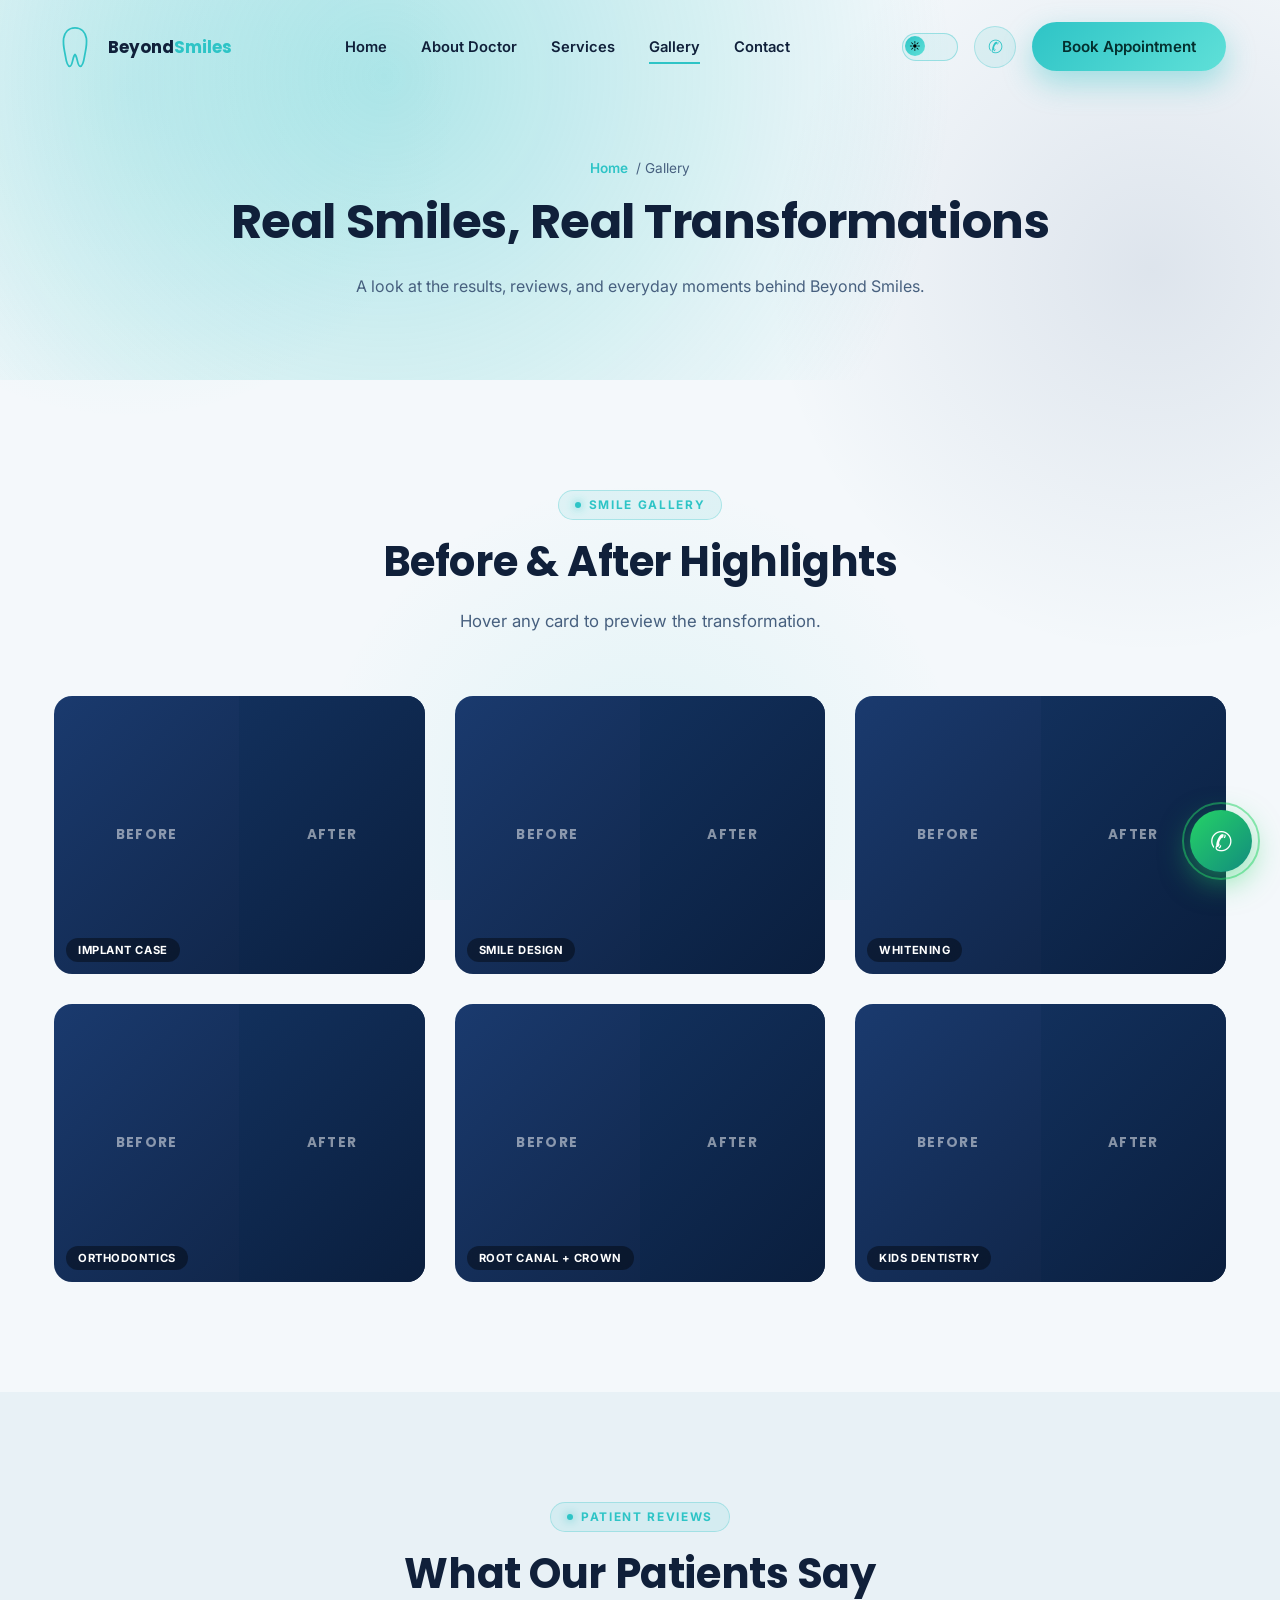
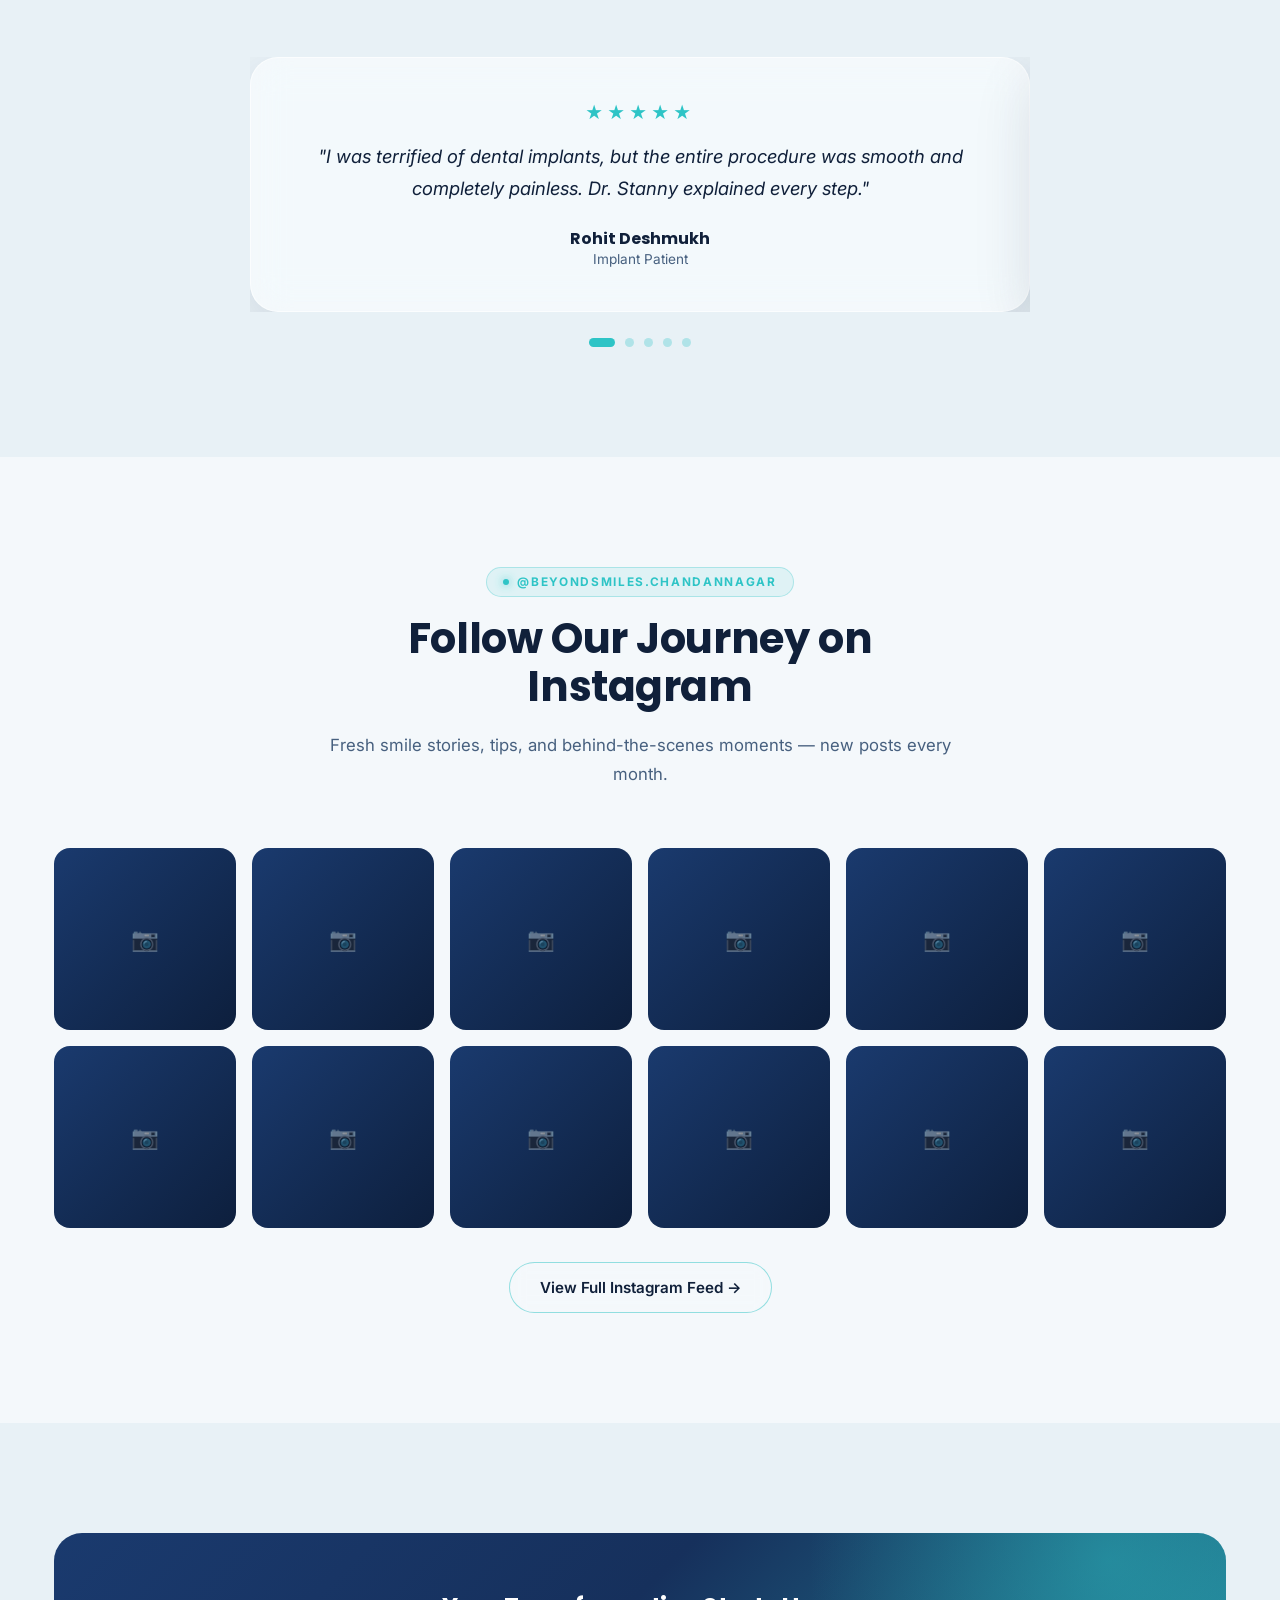
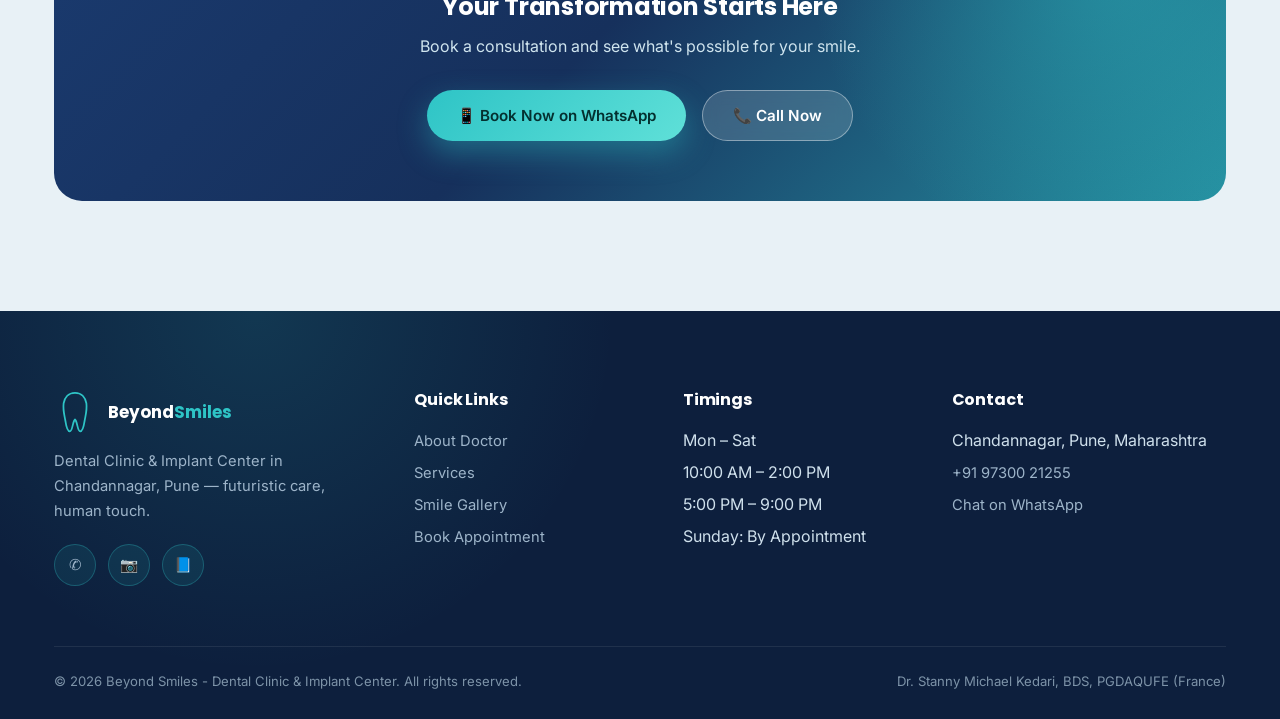
<file: gallery.html>
<!DOCTYPE html>
<html lang="en">
<head>
<meta charset="UTF-8">
<meta name="viewport" content="width=device-width, initial-scale=1.0">
<title>Smile Gallery & Patient Reviews | Beyond Smiles - Chandannagar, Pune</title>
<meta name="description" content="See real smile transformations, before-after implant & cosmetic dentistry results, and patient reviews at Beyond Smiles Dental Clinic, Chandannagar, Pune.">
<meta name="keywords" content="smile makeover Pune, before after dental implants Pune, dental clinic reviews Chandannagar, smile gallery Pune dentist">
<link rel="canonical" href="https://beyondsmiles.example.com/gallery.html">
<meta name="robots" content="index, follow">
<meta property="og:type" content="website">
<meta property="og:title" content="Smile Gallery | Beyond Smiles - Chandannagar, Pune">
<meta property="og:description" content="Real smile transformations and patient reviews from Beyond Smiles Dental Clinic & Implant Center.">
<link rel="preconnect" href="https://fonts.googleapis.com">
<link href="https://fonts.googleapis.com/css2?family=Poppins:wght@500;600;700;800&family=Inter:wght@400;500;600;700&display=swap" rel="stylesheet">
<link rel="stylesheet" href="styles.css">
</head>
<body>

<div id="loader">
  <svg viewBox="0 0 200 240" xmlns="http://www.w3.org/2000/svg"><path class="tooth-path" d="M100 10 C60 10 40 40 35 70 C30 110 40 140 45 170 C48 190 55 230 70 230 C85 230 85 190 95 170 C100 160 100 160 105 170 C115 190 115 230 130 230 C145 230 152 190 155 170 C160 140 170 110 165 70 C160 40 140 10 100 10 Z"/></svg>
  <div class="loader-text">Beyond Smiles</div>
</div>

<header class="navbar" id="navbar">
  <div class="container">
    <a href="index.html" class="brand">
      <svg class="brand-mark" viewBox="0 0 200 240" xmlns="http://www.w3.org/2000/svg"><path fill="none" stroke="#2ec4c6" stroke-width="10" d="M100 10 C60 10 40 40 35 70 C30 110 40 140 45 170 C48 190 55 230 70 230 C85 230 85 190 95 170 C100 160 100 160 105 170 C115 190 115 230 130 230 C145 230 152 190 155 170 C160 140 170 110 165 70 C160 40 140 10 100 10 Z"/></svg>
      <span class="brand-name">Beyond<span>Smiles</span></span>
    </a>
    <nav class="nav-links">
      <a href="index.html">Home</a>
      <a href="about.html">About Doctor</a>
      <a href="services.html">Services</a>
      <a href="gallery.html">Gallery</a>
      <a href="contact.html">Contact</a>
    </nav>
    <div class="nav-actions">
      <button class="theme-toggle" id="themeToggle" aria-label="Toggle dark mode"></button>
      <a class="icon-btn" href="https://wa.me/919730021255" target="_blank" rel="noopener" aria-label="Chat on WhatsApp">✆</a>
      <a class="btn btn-primary" href="contact.html">Book Appointment</a>
      <button class="nav-toggle" id="navToggle" aria-label="Menu"><span></span><span></span><span></span></button>
    </div>
  </div>
</header>

<div class="drawer-overlay" id="drawerOverlay"></div>
<aside class="mobile-drawer" id="mobileDrawer">
  <a href="index.html">Home</a>
  <a href="about.html">About Doctor</a>
  <a href="services.html">Services</a>
  <a href="gallery.html">Gallery</a>
  <a href="contact.html">Contact</a>
  <a class="btn btn-primary" href="contact.html">Book Appointment</a>
</aside>

<section class="page-hero">
  <div class="container">
    <div class="breadcrumb"><a href="index.html">Home</a> / Gallery</div>
    <h1>Real Smiles, Real Transformations</h1>
    <p style="max-width:640px; margin:0 auto;">A look at the results, reviews, and everyday moments behind Beyond Smiles.</p>
  </div>
</section>

<!-- BEFORE/AFTER -->
<section class="section">
  <div class="container">
    <div class="section-head reveal">
      <span class="eyebrow">Smile Gallery</span>
      <h2>Before & After Highlights</h2>
      <p>Hover any card to preview the transformation.</p>
    </div>
    <div class="grid-3">
      <div class="gallery-item reveal">
        <div class="ba-frame"><div class="ba-half before"><span>Before</span></div><div class="ba-half after"><span>After</span></div></div>
        <div class="ba-label">Implant Case</div>
        <div class="zoom-tag">Full Arch Implant Restoration</div>
      </div>
      <div class="gallery-item reveal reveal-delay-1">
        <div class="ba-frame"><div class="ba-half before"><span>Before</span></div><div class="ba-half after"><span>After</span></div></div>
        <div class="ba-label">Smile Design</div>
        <div class="zoom-tag">Veneer Smile Makeover</div>
      </div>
      <div class="gallery-item reveal reveal-delay-2">
        <div class="ba-frame"><div class="ba-half before"><span>Before</span></div><div class="ba-half after"><span>After</span></div></div>
        <div class="ba-label">Whitening</div>
        <div class="zoom-tag">Professional Whitening Result</div>
      </div>
      <div class="gallery-item reveal">
        <div class="ba-frame"><div class="ba-half before"><span>Before</span></div><div class="ba-half after"><span>After</span></div></div>
        <div class="ba-label">Orthodontics</div>
        <div class="zoom-tag">Clear Aligner Journey</div>
      </div>
      <div class="gallery-item reveal reveal-delay-1">
        <div class="ba-frame"><div class="ba-half before"><span>Before</span></div><div class="ba-half after"><span>After</span></div></div>
        <div class="ba-label">Root Canal + Crown</div>
        <div class="zoom-tag">Tooth Saved & Restored</div>
      </div>
      <div class="gallery-item reveal reveal-delay-2">
        <div class="ba-frame"><div class="ba-half before"><span>Before</span></div><div class="ba-half after"><span>After</span></div></div>
        <div class="ba-label">Kids Dentistry</div>
        <div class="zoom-tag">Cavity Treatment</div>
      </div>
    </div>
  </div>
</section>

<!-- TESTIMONIALS FULL -->
<section class="section" style="background:var(--bg-2);">
  <div class="container">
    <div class="section-head reveal">
      <span class="eyebrow">Patient Reviews</span>
      <h2>What Our Patients Say</h2>
    </div>
    <div class="testi-wrap reveal">
      <div class="testi-track">
        <div class="testi-slides">
          <div class="testi-slide glass">
            <div class="testi-stars">★★★★★</div>
            <p class="testi-quote">"I was terrified of dental implants, but the entire procedure was smooth and completely painless. Dr. Stanny explained every step."</p>
            <div class="testi-name">Rohit Deshmukh</div><div class="testi-role">Implant Patient</div>
          </div>
          <div class="testi-slide glass">
            <div class="testi-stars">★★★★★</div>
            <p class="testi-quote">"Best root canal experience I've had. Done in one sitting with zero pain. The clinic feels so advanced and clean."</p>
            <div class="testi-name">Sneha Patil</div><div class="testi-role">Root Canal Patient</div>
          </div>
          <div class="testi-slide glass">
            <div class="testi-stars">★★★★★</div>
            <p class="testi-quote">"My daughter used to cry at every dental visit — now she looks forward to it! Truly gentle kids dentistry."</p>
            <div class="testi-name">Ananya Kulkarni</div><div class="testi-role">Parent</div>
          </div>
          <div class="testi-slide glass">
            <div class="testi-stars">★★★★★</div>
            <p class="testi-quote">"The clear aligners transformed my smile in under a year. Transparent pricing, no surprises, highly recommend."</p>
            <div class="testi-name">Vikram Joshi</div><div class="testi-role">Orthodontic Patient</div>
          </div>
          <div class="testi-slide glass">
            <div class="testi-stars">★★★★★</div>
            <p class="testi-quote">"Professional whitening gave me visible results in one sitting. The staff made me feel comfortable throughout."</p>
            <div class="testi-name">Priya Nair</div><div class="testi-role">Whitening Patient</div>
          </div>
        </div>
      </div>
      <div class="testi-dots"></div>
    </div>
  </div>
</section>

<!-- INSTAGRAM -->
<section class="section">
  <div class="container">
    <div class="section-head reveal">
      <span class="eyebrow">@beyondsmiles.chandannagar</span>
      <h2>Follow Our Journey on Instagram</h2>
      <p>Fresh smile stories, tips, and behind-the-scenes moments — new posts every month.</p>
    </div>
    <div class="grid-4" style="grid-template-columns:repeat(6,1fr); gap:16px;">
      <div class="insta-tile reveal"><span>📷</span></div>
      <div class="insta-tile reveal reveal-delay-1"><span>📷</span></div>
      <div class="insta-tile reveal reveal-delay-2"><span>📷</span></div>
      <div class="insta-tile reveal"><span>📷</span></div>
      <div class="insta-tile reveal reveal-delay-1"><span>📷</span></div>
      <div class="insta-tile reveal reveal-delay-2"><span>📷</span></div>
      <div class="insta-tile reveal"><span>📷</span></div>
      <div class="insta-tile reveal reveal-delay-1"><span>📷</span></div>
      <div class="insta-tile reveal reveal-delay-2"><span>📷</span></div>
      <div class="insta-tile reveal"><span>📷</span></div>
      <div class="insta-tile reveal reveal-delay-1"><span>📷</span></div>
      <div class="insta-tile reveal reveal-delay-2"><span>📷</span></div>
    </div>
    <div style="text-align:center; margin-top:34px;">
      <a class="btn btn-outline" href="#" target="_blank" rel="noopener">View Full Instagram Feed →</a>
    </div>
  </div>
</section>

<section class="section" style="background:var(--bg-2);">
  <div class="container">
    <div class="cta-banner reveal">
      <h2>Your Transformation Starts Here</h2>
      <p>Book a consultation and see what's possible for your smile.</p>
      <div class="hero-ctas">
        <a class="btn btn-primary" href="https://wa.me/919730021255?text=Hi%2C%20I%27d%20like%20to%20book%20a%20consultation%20after%20seeing%20your%20gallery." target="_blank" rel="noopener">📱 Book Now on WhatsApp</a>
        <a class="btn btn-outline" href="tel:+919730021255" style="background:rgba(255,255,255,.15); border-color:rgba(255,255,255,.4); color:#fff;">📞 Call Now</a>
      </div>
    </div>
  </div>
</section>

<footer>
  <div class="container">
    <div class="footer-grid">
      <div>
        <div class="brand" style="margin-bottom:16px;">
          <svg class="brand-mark" viewBox="0 0 200 240" xmlns="http://www.w3.org/2000/svg"><path fill="none" stroke="#2ec4c6" stroke-width="10" d="M100 10 C60 10 40 40 35 70 C30 110 40 140 45 170 C48 190 55 230 70 230 C85 230 85 190 95 170 C100 160 100 160 105 170 C115 190 115 230 130 230 C145 230 152 190 155 170 C160 140 170 110 165 70 C160 40 140 10 100 10 Z"/></svg>
          <span class="brand-name" style="color:#fff;">Beyond<span>Smiles</span></span>
        </div>
        <p>Dental Clinic & Implant Center in Chandannagar, Pune — futuristic care, human touch.</p>
        <div class="footer-social">
          <a class="icon-btn" href="https://wa.me/919730021255" target="_blank" rel="noopener">✆</a>
          <a class="icon-btn" href="#">📷</a>
          <a class="icon-btn" href="#">📘</a>
        </div>
      </div>
      <div>
        <h4>Quick Links</h4>
        <ul>
          <li><a href="about.html">About Doctor</a></li>
          <li><a href="services.html">Services</a></li>
          <li><a href="gallery.html">Smile Gallery</a></li>
          <li><a href="contact.html">Book Appointment</a></li>
        </ul>
      </div>
      <div>
        <h4>Timings</h4>
        <ul>
          <li>Mon – Sat</li>
          <li>10:00 AM – 2:00 PM</li>
          <li>5:00 PM – 9:00 PM</li>
          <li>Sunday: By Appointment</li>
        </ul>
      </div>
      <div>
        <h4>Contact</h4>
        <ul>
          <li>Chandannagar, Pune, Maharashtra</li>
          <li><a href="tel:+919730021255">+91 97300 21255</a></li>
          <li><a href="https://wa.me/919730021255" target="_blank" rel="noopener">Chat on WhatsApp</a></li>
        </ul>
      </div>
    </div>
    <div class="footer-bottom">
      <span>© 2026 Beyond Smiles - Dental Clinic & Implant Center. All rights reserved.</span>
      <span>Dr. Stanny Michael Kedari, BDS, PGDAQUFE (France)</span>
    </div>
  </div>
</footer>

<a class="float-wa" href="https://wa.me/919730021255?text=Hi%20Beyond%20Smiles%2C%20I%27d%20like%20to%20know%20more." target="_blank" rel="noopener" aria-label="Chat on WhatsApp">✆</a>
<a class="float-call" href="tel:+919730021255" aria-label="Call Now">📞</a>

<script src="script.js"></script>
</body>
</html>
</file>
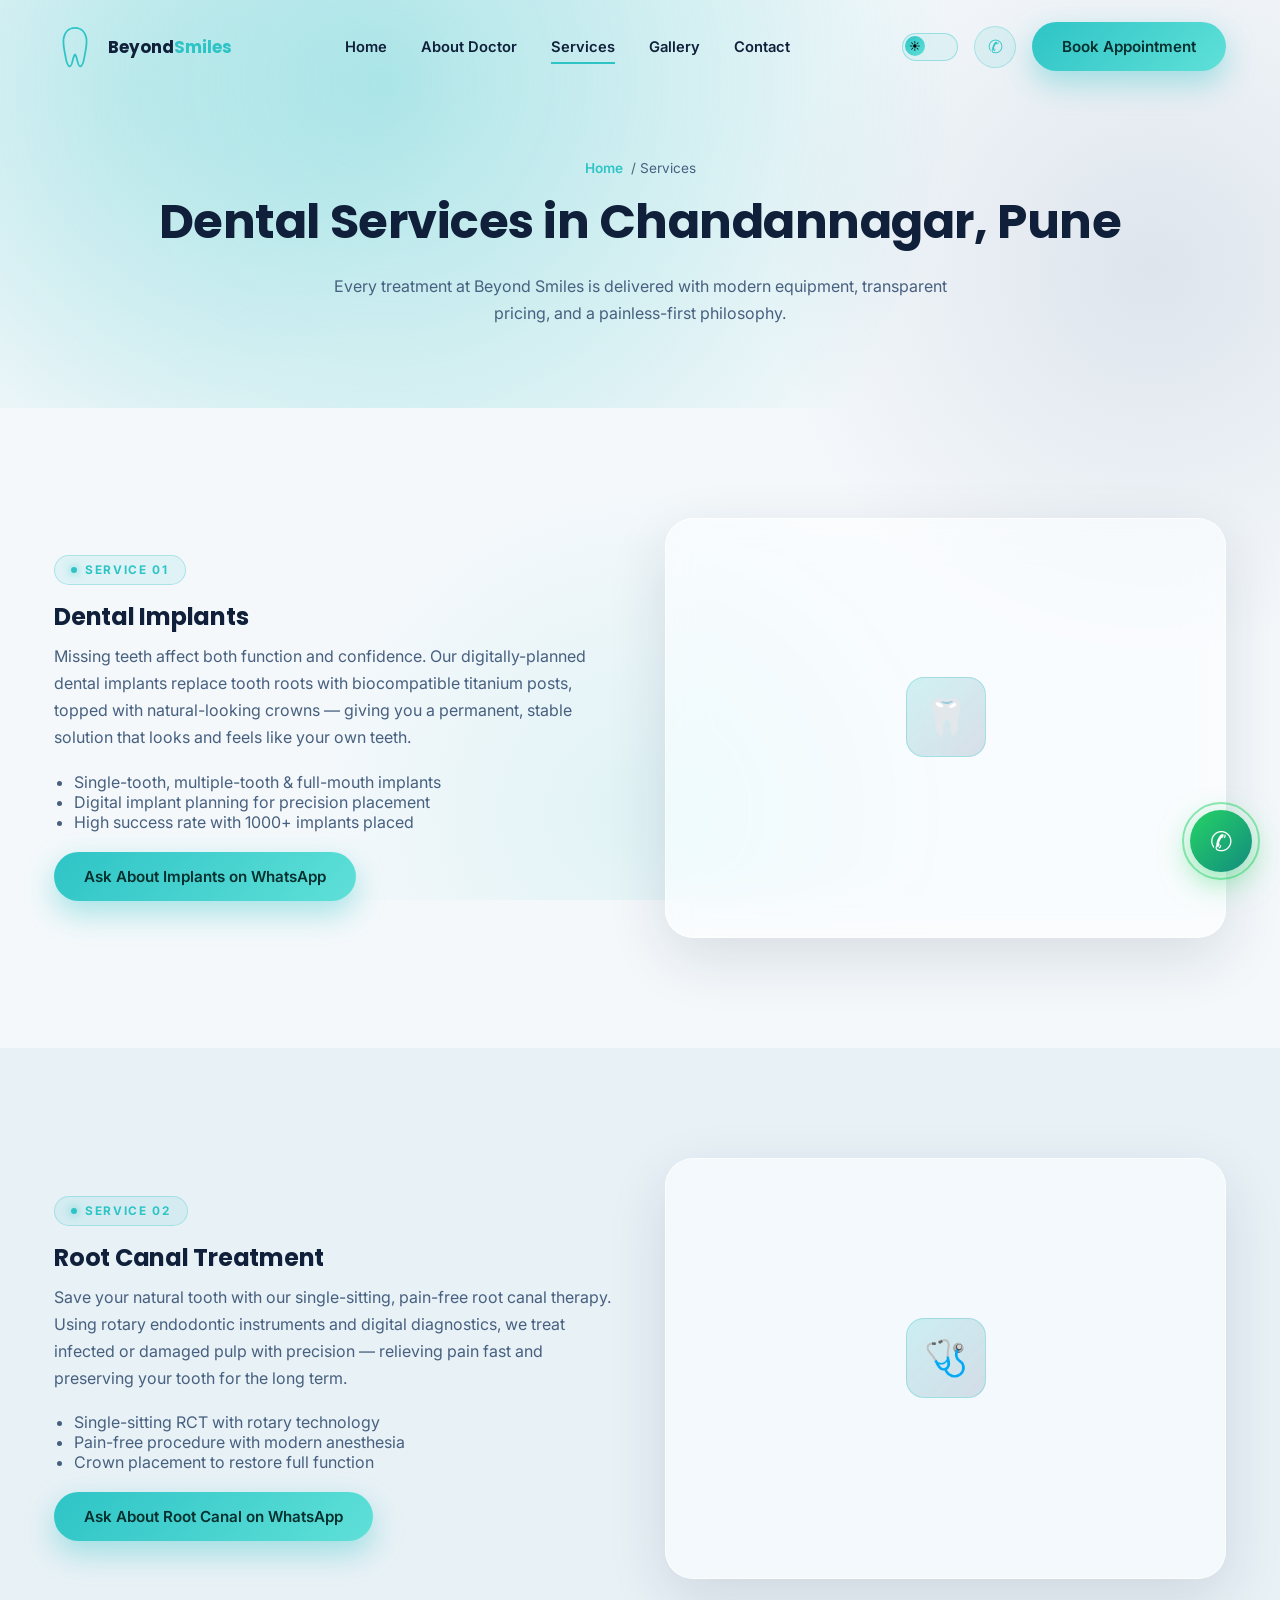
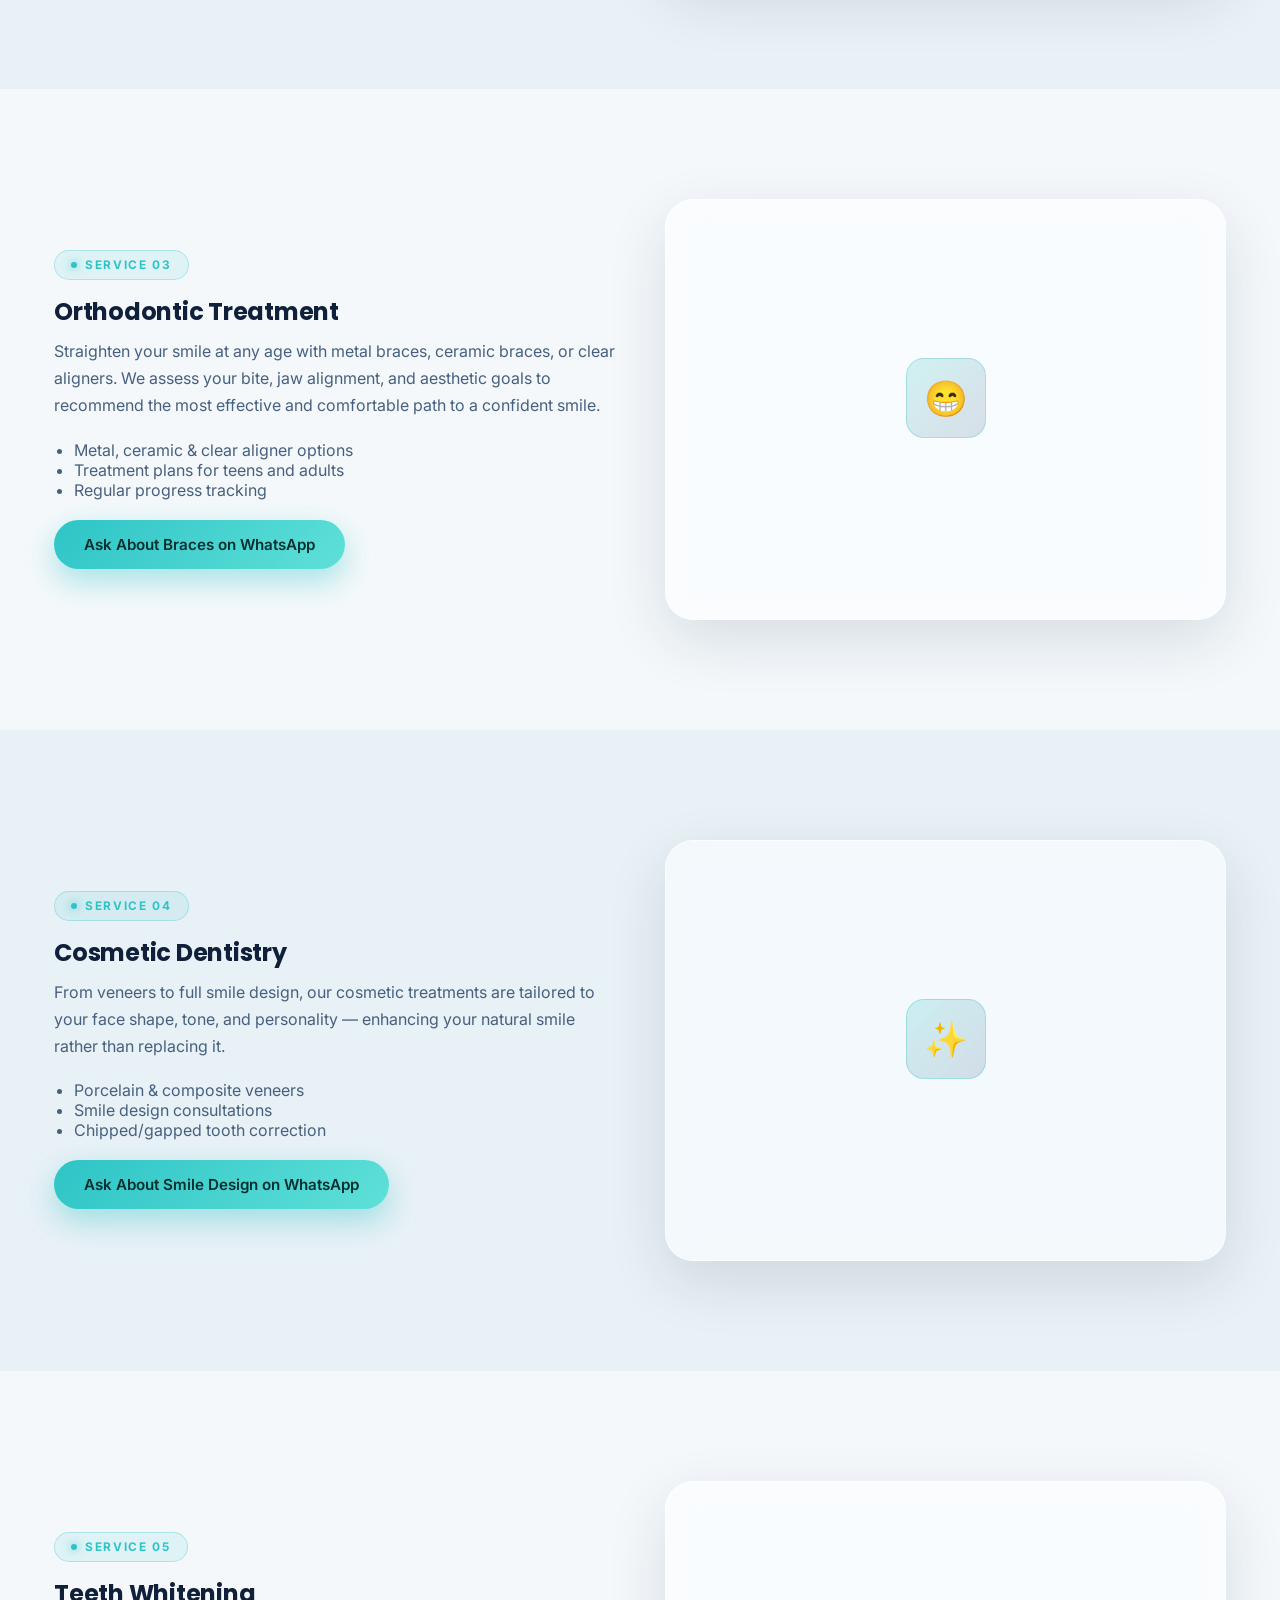
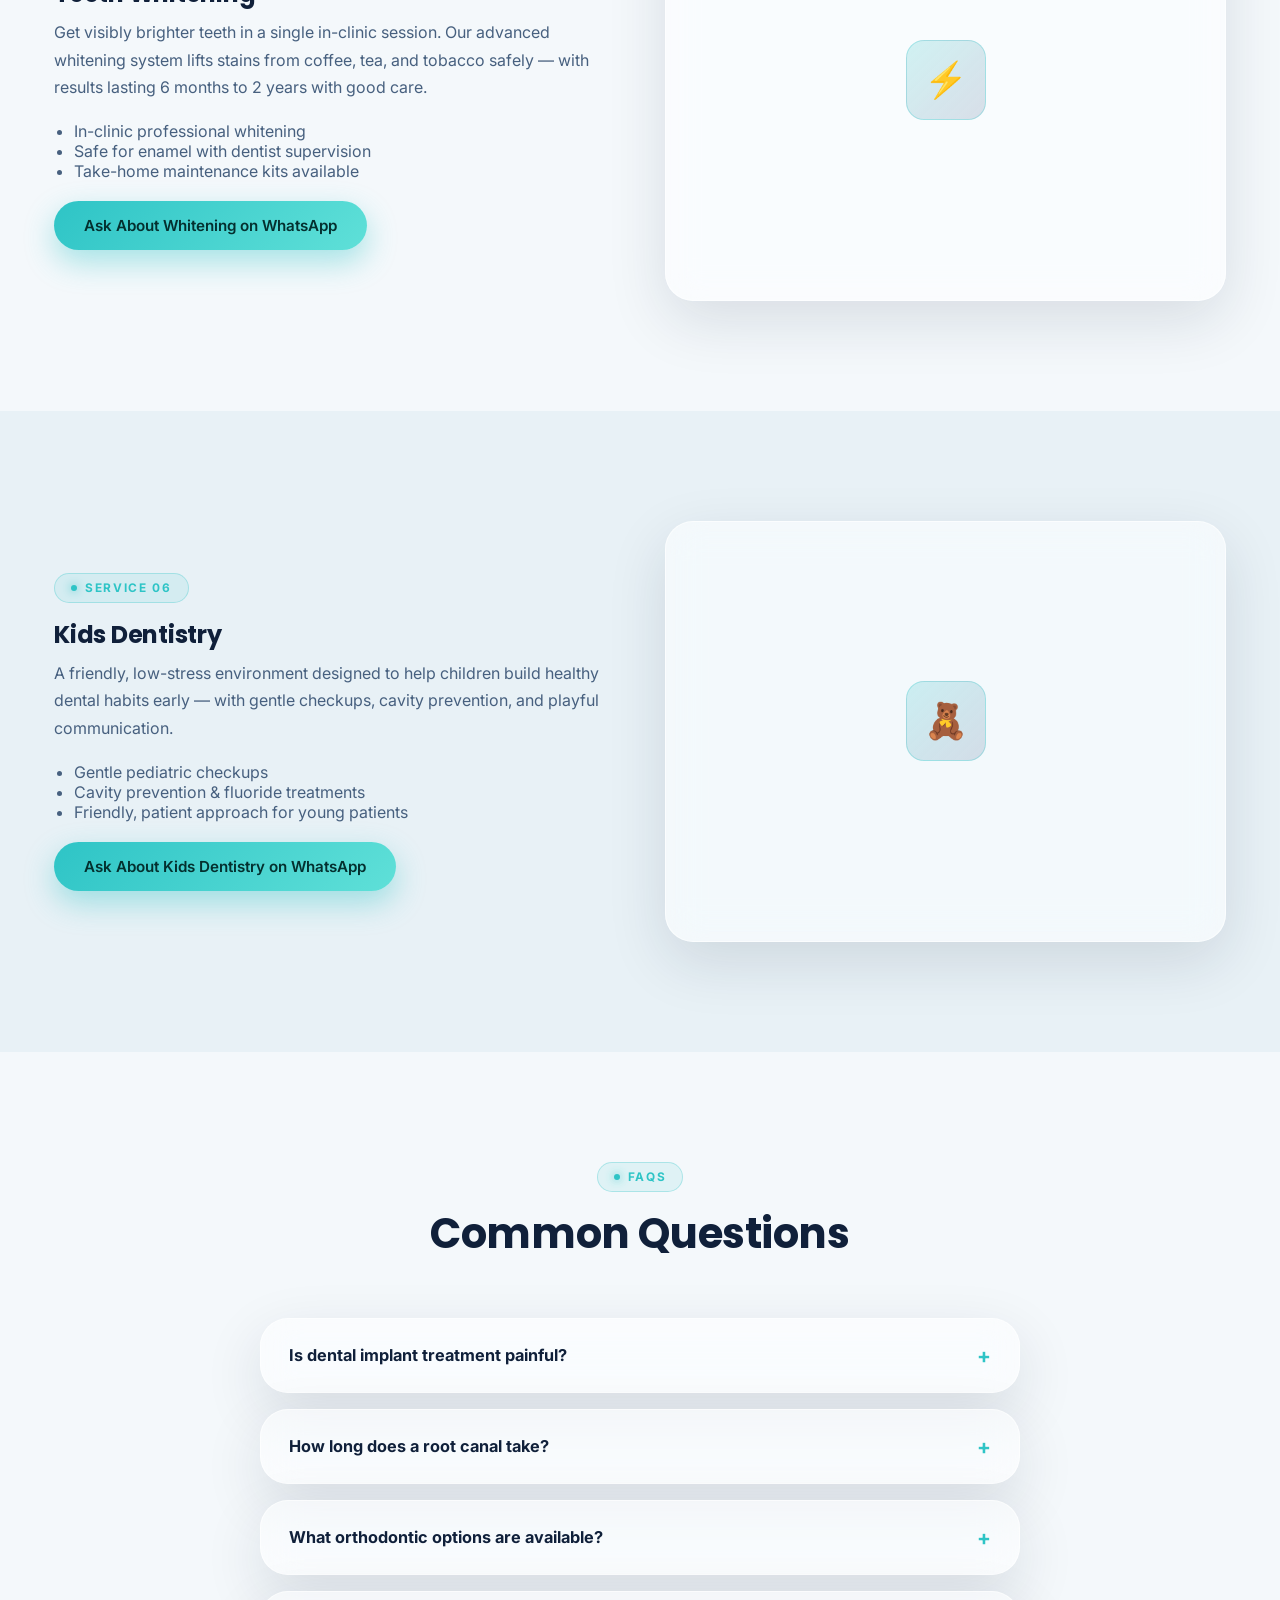
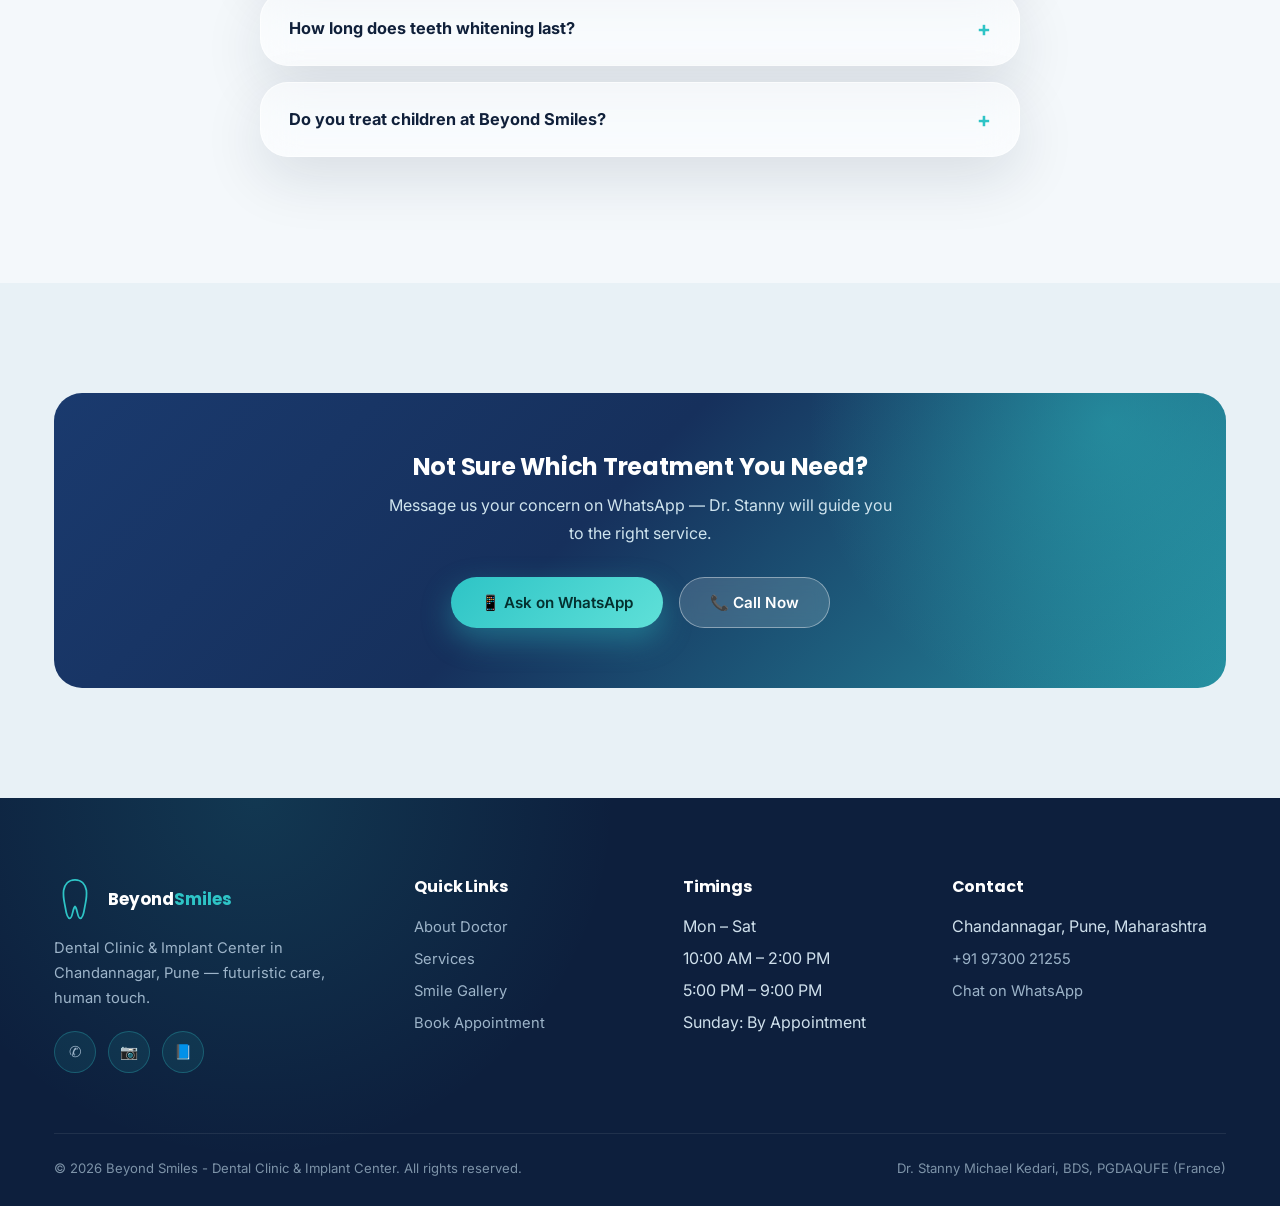
<file: services.html>
<!DOCTYPE html>
<html lang="en">
<head>
<meta charset="UTF-8">
<meta name="viewport" content="width=device-width, initial-scale=1.0">
<title>Dental Implants, Root Canal & Cosmetic Dentistry in Chandannagar, Pune | Beyond Smiles</title>
<meta name="description" content="Explore dental services at Beyond Smiles, Chandannagar Pune: dental implants, root canal treatment, orthodontics, cosmetic dentistry, teeth whitening & kids dentistry. Painless, transparent, France-trained care.">
<meta name="keywords" content="dental implants Pune, root canal treatment Chandannagar, orthodontic treatment Pune, cosmetic dentistry Chandannagar, teeth whitening Pune, kids dentistry Chandannagar">
<link rel="canonical" href="https://beyondsmiles.example.com/services.html">
<meta name="robots" content="index, follow">
<meta property="og:type" content="website">
<meta property="og:title" content="Dental Services | Beyond Smiles - Chandannagar, Pune">
<meta property="og:description" content="Implants, root canal, orthodontics, cosmetic dentistry, whitening & kids dentistry — all under one futuristic roof.">
<link rel="preconnect" href="https://fonts.googleapis.com">
<link href="https://fonts.googleapis.com/css2?family=Poppins:wght@500;600;700;800&family=Inter:wght@400;500;600;700&display=swap" rel="stylesheet">
<link rel="stylesheet" href="styles.css">

<script type="application/ld+json">
{
  "@context": "https://schema.org",
  "@type": "FAQPage",
  "mainEntity": [
    {"@type":"Question","name":"Is dental implant treatment painful?","acceptedAnswer":{"@type":"Answer","text":"No. Implants are placed under local anesthesia with modern painless protocols, so patients typically feel little to no discomfort during the procedure."}},
    {"@type":"Question","name":"How long does a root canal take at Beyond Smiles?","acceptedAnswer":{"@type":"Answer","text":"Most root canal treatments are completed in a single sitting using rotary endodontic technology, reducing multiple visits."}},
    {"@type":"Question","name":"What orthodontic options are available?","acceptedAnswer":{"@type":"Answer","text":"We offer traditional metal braces, ceramic braces, and clear aligners depending on your needs and budget."}},
    {"@type":"Question","name":"How long does teeth whitening last?","acceptedAnswer":{"@type":"Answer","text":"In-clinic whitening results typically last 6 months to 2 years depending on diet and oral hygiene habits."}},
    {"@type":"Question","name":"Do you treat children at Beyond Smiles?","acceptedAnswer":{"@type":"Answer","text":"Yes, we offer gentle, friendly pediatric dentistry designed to make children comfortable with dental visits."}}
  ]
}
</script>
</head>
<body>

<div id="loader">
  <svg viewBox="0 0 200 240" xmlns="http://www.w3.org/2000/svg"><path class="tooth-path" d="M100 10 C60 10 40 40 35 70 C30 110 40 140 45 170 C48 190 55 230 70 230 C85 230 85 190 95 170 C100 160 100 160 105 170 C115 190 115 230 130 230 C145 230 152 190 155 170 C160 140 170 110 165 70 C160 40 140 10 100 10 Z"/></svg>
  <div class="loader-text">Beyond Smiles</div>
</div>

<header class="navbar" id="navbar">
  <div class="container">
    <a href="index.html" class="brand">
      <svg class="brand-mark" viewBox="0 0 200 240" xmlns="http://www.w3.org/2000/svg"><path fill="none" stroke="#2ec4c6" stroke-width="10" d="M100 10 C60 10 40 40 35 70 C30 110 40 140 45 170 C48 190 55 230 70 230 C85 230 85 190 95 170 C100 160 100 160 105 170 C115 190 115 230 130 230 C145 230 152 190 155 170 C160 140 170 110 165 70 C160 40 140 10 100 10 Z"/></svg>
      <span class="brand-name">Beyond<span>Smiles</span></span>
    </a>
    <nav class="nav-links">
      <a href="index.html">Home</a>
      <a href="about.html">About Doctor</a>
      <a href="services.html">Services</a>
      <a href="gallery.html">Gallery</a>
      <a href="contact.html">Contact</a>
    </nav>
    <div class="nav-actions">
      <button class="theme-toggle" id="themeToggle" aria-label="Toggle dark mode"></button>
      <a class="icon-btn" href="https://wa.me/919730021255" target="_blank" rel="noopener" aria-label="Chat on WhatsApp">✆</a>
      <a class="btn btn-primary" href="contact.html">Book Appointment</a>
      <button class="nav-toggle" id="navToggle" aria-label="Menu"><span></span><span></span><span></span></button>
    </div>
  </div>
</header>

<div class="drawer-overlay" id="drawerOverlay"></div>
<aside class="mobile-drawer" id="mobileDrawer">
  <a href="index.html">Home</a>
  <a href="about.html">About Doctor</a>
  <a href="services.html">Services</a>
  <a href="gallery.html">Gallery</a>
  <a href="contact.html">Contact</a>
  <a class="btn btn-primary" href="contact.html">Book Appointment</a>
</aside>

<section class="page-hero">
  <div class="container">
    <div class="breadcrumb"><a href="index.html">Home</a> / Services</div>
    <h1>Dental Services in Chandannagar, Pune</h1>
    <p style="max-width:640px; margin:0 auto;">Every treatment at Beyond Smiles is delivered with modern equipment, transparent pricing, and a painless-first philosophy.</p>
  </div>
</section>

<!-- SERVICE 1: IMPLANTS -->
<section class="section" id="implants">
  <div class="container grid-2">
    <div class="reveal">
      <span class="eyebrow">Service 01</span>
      <h2>Dental Implants</h2>
      <p>Missing teeth affect both function and confidence. Our digitally-planned dental implants replace tooth roots with biocompatible titanium posts, topped with natural-looking crowns — giving you a permanent, stable solution that looks and feels like your own teeth.</p>
      <ul style="margin:20px 0; padding-left:20px; list-style:disc; color:var(--text-soft);">
        <li>Single-tooth, multiple-tooth & full-mouth implants</li>
        <li>Digital implant planning for precision placement</li>
        <li>High success rate with 1000+ implants placed</li>
      </ul>
      <a class="btn btn-primary" href="https://wa.me/919730021255?text=I%27m%20interested%20in%20Dental%20Implants." target="_blank" rel="noopener">Ask About Implants on WhatsApp</a>
    </div>
    <div class="reveal reveal-delay-1"><div class="glass service-card" style="aspect-ratio:4/3; display:flex; align-items:center; justify-content:center;"><div class="service-icon" style="width:80px;height:80px;font-size:2.2rem;">🦷</div></div></div>
  </div>
</section>

<!-- SERVICE 2: ROOT CANAL -->
<section class="section" style="background:var(--bg-2);" id="root-canal">
  <div class="container grid-2">
    <div class="reveal reveal-delay-1" style="order:2;"><div class="glass service-card" style="aspect-ratio:4/3; display:flex; align-items:center; justify-content:center;"><div class="service-icon" style="width:80px;height:80px;font-size:2.2rem;">🩺</div></div></div>
    <div class="reveal" style="order:1;">
      <span class="eyebrow">Service 02</span>
      <h2>Root Canal Treatment</h2>
      <p>Save your natural tooth with our single-sitting, pain-free root canal therapy. Using rotary endodontic instruments and digital diagnostics, we treat infected or damaged pulp with precision — relieving pain fast and preserving your tooth for the long term.</p>
      <ul style="margin:20px 0; padding-left:20px; list-style:disc; color:var(--text-soft);">
        <li>Single-sitting RCT with rotary technology</li>
        <li>Pain-free procedure with modern anesthesia</li>
        <li>Crown placement to restore full function</li>
      </ul>
      <a class="btn btn-primary" href="https://wa.me/919730021255?text=I%27m%20interested%20in%20Root%20Canal%20Treatment." target="_blank" rel="noopener">Ask About Root Canal on WhatsApp</a>
    </div>
  </div>
</section>

<!-- SERVICE 3: ORTHODONTICS -->
<section class="section" id="orthodontics">
  <div class="container grid-2">
    <div class="reveal">
      <span class="eyebrow">Service 03</span>
      <h2>Orthodontic Treatment</h2>
      <p>Straighten your smile at any age with metal braces, ceramic braces, or clear aligners. We assess your bite, jaw alignment, and aesthetic goals to recommend the most effective and comfortable path to a confident smile.</p>
      <ul style="margin:20px 0; padding-left:20px; list-style:disc; color:var(--text-soft);">
        <li>Metal, ceramic & clear aligner options</li>
        <li>Treatment plans for teens and adults</li>
        <li>Regular progress tracking</li>
      </ul>
      <a class="btn btn-primary" href="https://wa.me/919730021255?text=I%27m%20interested%20in%20Orthodontic%20Treatment." target="_blank" rel="noopener">Ask About Braces on WhatsApp</a>
    </div>
    <div class="reveal reveal-delay-1"><div class="glass service-card" style="aspect-ratio:4/3; display:flex; align-items:center; justify-content:center;"><div class="service-icon" style="width:80px;height:80px;font-size:2.2rem;">😁</div></div></div>
  </div>
</section>

<!-- SERVICE 4: COSMETIC -->
<section class="section" style="background:var(--bg-2);" id="cosmetic">
  <div class="container grid-2">
    <div class="reveal reveal-delay-1" style="order:2;"><div class="glass service-card" style="aspect-ratio:4/3; display:flex; align-items:center; justify-content:center;"><div class="service-icon" style="width:80px;height:80px;font-size:2.2rem;">✨</div></div></div>
    <div class="reveal" style="order:1;">
      <span class="eyebrow">Service 04</span>
      <h2>Cosmetic Dentistry</h2>
      <p>From veneers to full smile design, our cosmetic treatments are tailored to your face shape, tone, and personality — enhancing your natural smile rather than replacing it.</p>
      <ul style="margin:20px 0; padding-left:20px; list-style:disc; color:var(--text-soft);">
        <li>Porcelain & composite veneers</li>
        <li>Smile design consultations</li>
        <li>Chipped/gapped tooth correction</li>
      </ul>
      <a class="btn btn-primary" href="https://wa.me/919730021255?text=I%27m%20interested%20in%20Cosmetic%20Dentistry." target="_blank" rel="noopener">Ask About Smile Design on WhatsApp</a>
    </div>
  </div>
</section>

<!-- SERVICE 5: WHITENING -->
<section class="section" id="whitening">
  <div class="container grid-2">
    <div class="reveal">
      <span class="eyebrow">Service 05</span>
      <h2>Teeth Whitening</h2>
      <p>Get visibly brighter teeth in a single in-clinic session. Our advanced whitening system lifts stains from coffee, tea, and tobacco safely — with results lasting 6 months to 2 years with good care.</p>
      <ul style="margin:20px 0; padding-left:20px; list-style:disc; color:var(--text-soft);">
        <li>In-clinic professional whitening</li>
        <li>Safe for enamel with dentist supervision</li>
        <li>Take-home maintenance kits available</li>
      </ul>
      <a class="btn btn-primary" href="https://wa.me/919730021255?text=I%27m%20interested%20in%20Teeth%20Whitening." target="_blank" rel="noopener">Ask About Whitening on WhatsApp</a>
    </div>
    <div class="reveal reveal-delay-1"><div class="glass service-card" style="aspect-ratio:4/3; display:flex; align-items:center; justify-content:center;"><div class="service-icon" style="width:80px;height:80px;font-size:2.2rem;">⚡</div></div></div>
  </div>
</section>

<!-- SERVICE 6: KIDS -->
<section class="section" style="background:var(--bg-2);" id="kids">
  <div class="container grid-2">
    <div class="reveal reveal-delay-1" style="order:2;"><div class="glass service-card" style="aspect-ratio:4/3; display:flex; align-items:center; justify-content:center;"><div class="service-icon" style="width:80px;height:80px;font-size:2.2rem;">🧸</div></div></div>
    <div class="reveal" style="order:1;">
      <span class="eyebrow">Service 06</span>
      <h2>Kids Dentistry</h2>
      <p>A friendly, low-stress environment designed to help children build healthy dental habits early — with gentle checkups, cavity prevention, and playful communication.</p>
      <ul style="margin:20px 0; padding-left:20px; list-style:disc; color:var(--text-soft);">
        <li>Gentle pediatric checkups</li>
        <li>Cavity prevention & fluoride treatments</li>
        <li>Friendly, patient approach for young patients</li>
      </ul>
      <a class="btn btn-primary" href="https://wa.me/919730021255?text=I%27m%20interested%20in%20Kids%20Dentistry." target="_blank" rel="noopener">Ask About Kids Dentistry on WhatsApp</a>
    </div>
  </div>
</section>

<!-- FAQ -->
<section class="section">
  <div class="container">
    <div class="section-head reveal">
      <span class="eyebrow">FAQs</span>
      <h2>Common Questions</h2>
    </div>
    <div style="max-width:760px; margin:0 auto;">
      <div class="glass faq-item reveal"><div class="faq-q">Is dental implant treatment painful?<span class="plus">+</span></div><div class="faq-a"><p>No. Implants are placed under local anesthesia with modern painless protocols, so patients typically feel little to no discomfort during the procedure.</p></div></div>
      <div class="glass faq-item reveal"><div class="faq-q">How long does a root canal take?<span class="plus">+</span></div><div class="faq-a"><p>Most root canal treatments are completed in a single sitting using rotary endodontic technology, reducing multiple visits.</p></div></div>
      <div class="glass faq-item reveal"><div class="faq-q">What orthodontic options are available?<span class="plus">+</span></div><div class="faq-a"><p>We offer traditional metal braces, ceramic braces, and clear aligners depending on your needs and budget.</p></div></div>
      <div class="glass faq-item reveal"><div class="faq-q">How long does teeth whitening last?<span class="plus">+</span></div><div class="faq-a"><p>In-clinic whitening results typically last 6 months to 2 years depending on diet and oral hygiene habits.</p></div></div>
      <div class="glass faq-item reveal"><div class="faq-q">Do you treat children at Beyond Smiles?<span class="plus">+</span></div><div class="faq-a"><p>Yes, we offer gentle, friendly pediatric dentistry designed to make children comfortable with dental visits.</p></div></div>
    </div>
  </div>
</section>

<section class="section" style="background:var(--bg-2);">
  <div class="container">
    <div class="cta-banner reveal">
      <h2>Not Sure Which Treatment You Need?</h2>
      <p>Message us your concern on WhatsApp — Dr. Stanny will guide you to the right service.</p>
      <div class="hero-ctas">
        <a class="btn btn-primary" href="https://wa.me/919730021255?text=Hi%2C%20I%27m%20not%20sure%20which%20dental%20treatment%20I%20need." target="_blank" rel="noopener">📱 Ask on WhatsApp</a>
        <a class="btn btn-outline" href="tel:+919730021255" style="background:rgba(255,255,255,.15); border-color:rgba(255,255,255,.4); color:#fff;">📞 Call Now</a>
      </div>
    </div>
  </div>
</section>

<footer>
  <div class="container">
    <div class="footer-grid">
      <div>
        <div class="brand" style="margin-bottom:16px;">
          <svg class="brand-mark" viewBox="0 0 200 240" xmlns="http://www.w3.org/2000/svg"><path fill="none" stroke="#2ec4c6" stroke-width="10" d="M100 10 C60 10 40 40 35 70 C30 110 40 140 45 170 C48 190 55 230 70 230 C85 230 85 190 95 170 C100 160 100 160 105 170 C115 190 115 230 130 230 C145 230 152 190 155 170 C160 140 170 110 165 70 C160 40 140 10 100 10 Z"/></svg>
          <span class="brand-name" style="color:#fff;">Beyond<span>Smiles</span></span>
        </div>
        <p>Dental Clinic & Implant Center in Chandannagar, Pune — futuristic care, human touch.</p>
        <div class="footer-social">
          <a class="icon-btn" href="https://wa.me/919730021255" target="_blank" rel="noopener">✆</a>
          <a class="icon-btn" href="#">📷</a>
          <a class="icon-btn" href="#">📘</a>
        </div>
      </div>
      <div>
        <h4>Quick Links</h4>
        <ul>
          <li><a href="about.html">About Doctor</a></li>
          <li><a href="services.html">Services</a></li>
          <li><a href="gallery.html">Smile Gallery</a></li>
          <li><a href="contact.html">Book Appointment</a></li>
        </ul>
      </div>
      <div>
        <h4>Timings</h4>
        <ul>
          <li>Mon – Sat</li>
          <li>10:00 AM – 2:00 PM</li>
          <li>5:00 PM – 9:00 PM</li>
          <li>Sunday: By Appointment</li>
        </ul>
      </div>
      <div>
        <h4>Contact</h4>
        <ul>
          <li>Chandannagar, Pune, Maharashtra</li>
          <li><a href="tel:+919730021255">+91 97300 21255</a></li>
          <li><a href="https://wa.me/919730021255" target="_blank" rel="noopener">Chat on WhatsApp</a></li>
        </ul>
      </div>
    </div>
    <div class="footer-bottom">
      <span>© 2026 Beyond Smiles - Dental Clinic & Implant Center. All rights reserved.</span>
      <span>Dr. Stanny Michael Kedari, BDS, PGDAQUFE (France)</span>
    </div>
  </div>
</footer>

<a class="float-wa" href="https://wa.me/919730021255?text=Hi%20Beyond%20Smiles%2C%20I%27d%20like%20to%20know%20more." target="_blank" rel="noopener" aria-label="Chat on WhatsApp">✆</a>
<a class="float-call" href="tel:+919730021255" aria-label="Call Now">📞</a>

<script src="script.js"></script>
</body>
</html>
</file>
<file: styles.css>
/* ============================================================
   BEYOND SMILES — Design System
   Futuristic 2050 dental clinic aesthetic
   ============================================================ */

:root{
  --navy: #0d1f3d;
  --royal: #1a3a6e;
  --royal-2: #234a86;
  --teal: #2ec4c6;
  --teal-2: #5fe0d8;
  --white: #ffffff;
  --ink: #0b1424;
  --bg: #f4f8fb;
  --bg-2: #e8f1f6;
  --card-bg: rgba(255,255,255,0.55);
  --card-border: rgba(255,255,255,0.6);
  --text-main: #10203a;
  --text-soft: #47607f;
  --glass-blur: 18px;
  --shadow-soft: 0 20px 60px rgba(13,31,61,0.12);
  --shadow-lift: 0 30px 70px rgba(26,58,110,0.22);
  --radius-lg: 28px;
  --radius-md: 18px;
  --radius-sm: 12px;
  --ff-display: 'Poppins', sans-serif;
  --ff-body: 'Inter', sans-serif;
  --grad-brand: linear-gradient(135deg, var(--royal) 0%, #16305c 45%, var(--teal) 130%);
  --grad-glow: radial-gradient(circle at 30% 20%, rgba(46,196,198,0.35), transparent 60%);
  color-scheme: light;
}

[data-theme="dark"]{
  --bg: #060d1c;
  --bg-2: #0a1730;
  --card-bg: rgba(20,35,64,0.55);
  --card-border: rgba(95,224,216,0.18);
  --text-main: #eaf3fb;
  --text-soft: #9fb4d1;
  --shadow-soft: 0 20px 60px rgba(0,0,0,0.45);
  --shadow-lift: 0 30px 80px rgba(46,196,198,0.18);
  color-scheme: dark;
}

*,*::before,*::after{ box-sizing: border-box; }
html{ scroll-behavior: smooth; }

body{
  margin:0;
  font-family: var(--ff-body);
  background: var(--bg);
  color: var(--text-main);
  overflow-x: hidden;
  transition: background .5s ease, color .5s ease;
  position: relative;
}

/* ambient particle backdrop */
body::before{
  content:"";
  position: fixed;
  inset: 0;
  z-index: -2;
  background:
    radial-gradient(600px circle at 10% 10%, rgba(46,196,198,0.12), transparent 55%),
    radial-gradient(700px circle at 90% 30%, rgba(26,58,110,0.10), transparent 55%),
    radial-gradient(600px circle at 50% 90%, rgba(46,196,198,0.10), transparent 55%),
    var(--bg);
  transition: background .5s ease;
}

h1,h2,h3,h4{
  font-family: var(--ff-display);
  color: var(--text-main);
  line-height: 1.15;
  margin: 0 0 .5em;
  letter-spacing: -0.01em;
}
p{ color: var(--text-soft); line-height: 1.7; margin: 0 0 1em; }
a{ text-decoration: none; color: inherit; }
img{ max-width: 100%; display:block; }
ul{ list-style:none; margin:0; padding:0; }
button{ font-family: inherit; cursor:pointer; }

.container{ max-width: 1220px; margin: 0 auto; padding: 0 24px; }
.eyebrow{
  display:inline-flex; align-items:center; gap:8px;
  font-family: var(--ff-body); font-weight:700; letter-spacing:.14em;
  text-transform: uppercase; font-size: .74rem; color: var(--teal);
  background: rgba(46,196,198,0.1); border:1px solid rgba(46,196,198,0.3);
  padding: 7px 16px; border-radius: 999px; margin-bottom: 18px;
}
.eyebrow::before{ content:""; width:6px; height:6px; border-radius:50%; background: var(--teal); box-shadow:0 0 10px var(--teal); }

.section{ padding: 110px 0; position: relative; }
.section-head{ max-width: 680px; margin: 0 auto 60px; text-align:center; }
.section-head h2{ font-size: clamp(1.8rem, 3.4vw, 2.6rem); }
.section-head p{ font-size: 1.05rem; }

/* ============ BUTTONS ============ */
.btn{
  position: relative;
  display:inline-flex; align-items:center; justify-content:center; gap:10px;
  padding: 15px 30px;
  border-radius: 999px;
  font-weight: 600; font-size: .95rem;
  border: none;
  overflow: hidden;
  transition: transform .35s cubic-bezier(.2,.8,.2,1), box-shadow .35s ease;
  white-space: nowrap;
}
.btn:active{ transform: scale(.96); }
.btn-primary{
  background: linear-gradient(135deg, var(--teal), var(--teal-2));
  color: #04302f;
  box-shadow: 0 12px 30px rgba(46,196,198,0.4);
}
.btn-primary:hover{ transform: translateY(-3px); box-shadow: 0 18px 40px rgba(46,196,198,0.55); }
.btn-outline{
  background: rgba(255,255,255,0.08);
  color: var(--text-main);
  border: 1.5px solid rgba(46,196,198,0.5);
  backdrop-filter: blur(8px);
}
.btn-outline:hover{ background: rgba(46,196,198,0.12); transform: translateY(-3px); }
.btn-block{ width:100%; }
.btn .ripple{
  position:absolute; border-radius:50%; background: rgba(255,255,255,.55);
  transform: scale(0); animation: ripple .6s ease-out; pointer-events:none;
}
@keyframes ripple{ to{ transform: scale(4); opacity:0; } }

/* ============ LOADER ============ */
#loader{
  position: fixed; inset:0; z-index: 9999;
  background: radial-gradient(circle at 50% 40%, #14294d 0%, #08152c 70%);
  display:flex; align-items:center; justify-content:center; flex-direction:column;
  transition: opacity .7s ease, visibility .7s ease;
}
#loader.hide{ opacity:0; visibility:hidden; pointer-events:none; }
#loader svg{ width:120px; height:120px; filter: drop-shadow(0 0 18px rgba(46,196,198,0.85)); }
#loader .tooth-path{
  stroke: var(--teal-2);
  stroke-width: 2.2;
  fill: rgba(46,196,198,0.08);
  stroke-dasharray: 340;
  stroke-dashoffset: 340;
  animation: draw 1.6s ease forwards;
}
@keyframes draw{ to{ stroke-dashoffset: 0; } }
#loader .loader-text{
  margin-top: 22px; color:#bfe9ec; font-family: var(--ff-display);
  letter-spacing:.3em; font-size:.75rem; text-transform:uppercase;
  opacity:0; animation: fadeUp .8s ease .9s forwards;
}
@keyframes fadeUp{ from{opacity:0; transform:translateY(10px);} to{opacity:1; transform:translateY(0);} }

/* ============ NAVBAR ============ */
.navbar{
  position: fixed; top:0; left:0; right:0; z-index: 900;
  padding: 22px 0;
  transition: all .4s ease;
}
.navbar .container{ display:flex; align-items:center; justify-content:space-between; }
.navbar.scrolled{
  padding: 12px 0;
  background: rgba(255,255,255,0.55);
  backdrop-filter: blur(var(--glass-blur)) saturate(160%);
  box-shadow: 0 8px 30px rgba(13,31,61,0.08);
}
[data-theme="dark"] .navbar.scrolled{ background: rgba(10,20,40,0.6); }

.brand{ display:flex; align-items:center; gap:12px; }
.brand-mark{ width:42px; height:42px; }
.brand-name{ font-family: var(--ff-display); font-weight:700; font-size:1.05rem; color: var(--text-main); }
.brand-name span{ color: var(--teal); }

.nav-links{ display:flex; align-items:center; gap:34px; }
.nav-links a{
  font-weight:600; font-size:.92rem; color: var(--text-main);
  position: relative; padding: 4px 0;
}
.nav-links a::after{
  content:""; position:absolute; left:0; bottom:-4px; height:2px; width:0;
  background: var(--teal); transition: width .3s ease;
}
.nav-links a:hover::after, .nav-links a.active::after{ width:100%; }

.nav-actions{ display:flex; align-items:center; gap:16px; }

.theme-toggle{
  width:56px; height:28px; border-radius: 999px; border:1.5px solid rgba(46,196,198,0.4);
  background: rgba(46,196,198,0.08); position: relative; padding:0;
}
.theme-toggle .knob{
  position:absolute; top:2px; left:2px; width:20px; height:20px; border-radius:50%;
  background: linear-gradient(135deg, var(--teal), var(--teal-2));
  transition: transform .35s cubic-bezier(.4,1.4,.6,1);
  display:flex; align-items:center; justify-content:center; font-size:11px;
}
[data-theme="dark"] .theme-toggle .knob{ transform: translateX(28px); }

.icon-btn{
  width:42px; height:42px; border-radius:50%;
  display:flex; align-items:center; justify-content:center;
  background: rgba(46,196,198,0.1); border:1px solid rgba(46,196,198,0.3);
  color: var(--teal); font-size:1.1rem; transition: all .3s ease;
}
.icon-btn:hover{ background: var(--teal); color:#04302f; transform: translateY(-2px); }

.nav-toggle{ display:none; width:42px; height:42px; border-radius:12px; border:1px solid rgba(46,196,198,0.3); background:rgba(46,196,198,0.08); flex-direction:column; align-items:center; justify-content:center; gap:5px; }
.nav-toggle span{ width:20px; height:2px; background: var(--teal); border-radius:2px; }

/* ============ HERO ============ */
.hero{
  min-height: 100vh;
  display:flex; align-items:center;
  padding-top: 120px;
  position: relative;
  background: var(--grad-glow);
}
.hero .container{
  display:grid; grid-template-columns: 1.05fr .95fr; gap: 40px; align-items:center;
}
.hero h1{ font-size: clamp(2.4rem, 4.6vw, 3.6rem); }
.hero h1 .grad{
  background: linear-gradient(120deg, var(--teal), var(--royal-2), var(--teal-2));
  background-size: 200% auto;
  -webkit-background-clip:text; background-clip:text; color:transparent;
  animation: shimmer 5s linear infinite;
}
@keyframes shimmer{ to{ background-position: 200% center; } }
.hero p.lead{ font-size: 1.1rem; max-width: 500px; }
.hero-ctas{ display:flex; gap:16px; flex-wrap:wrap; margin-top: 30px; }
.hero-trust{ display:flex; gap:26px; margin-top: 46px; flex-wrap:wrap; }
.hero-trust div{ font-family: var(--ff-display); font-weight:700; font-size:1.3rem; color: var(--teal); }
.hero-trust span{ display:block; font-size:.78rem; color: var(--text-soft); font-weight:500; font-family: var(--ff-body); }

/* 3D rotating tooth */
.tooth-stage{
  perspective: 1200px; display:flex; align-items:center; justify-content:center;
  position: relative; height: 460px;
}
.tooth-orbit{
  position:absolute; inset:0; border-radius:50%;
  border: 1px dashed rgba(46,196,198,0.25);
  animation: orbitspin 18s linear infinite;
}
.tooth-orbit.o2{ inset: 40px; animation-duration: 26s; animation-direction: reverse; border-color: rgba(26,58,110,0.2); }
@keyframes orbitspin{ to{ transform: rotate(360deg); } }
.tooth-3d{
  width: 260px; height:320px;
  transform-style: preserve-3d;
  animation: spin3d 9s ease-in-out infinite;
  filter: drop-shadow(0 0 35px rgba(46,196,198,0.55));
}
@keyframes spin3d{
  0%{ transform: rotateY(0deg) rotateX(6deg); }
  50%{ transform: rotateY(190deg) rotateX(-4deg); }
  100%{ transform: rotateY(360deg) rotateX(6deg); }
}
.tooth-3d svg{ width:100%; height:100%; }
.tooth-glow-ring{
  position:absolute; width:200px; height:200px; border-radius:50%;
  background: radial-gradient(circle, rgba(46,196,198,0.35), transparent 70%);
  filter: blur(10px); animation: pulseGlow 3.2s ease-in-out infinite;
}
@keyframes pulseGlow{ 0%,100%{ transform: scale(1); opacity:.7;} 50%{ transform: scale(1.15); opacity:1;} }
.float-chip{
  position:absolute; padding:10px 16px; border-radius: 14px;
  background: var(--card-bg); border:1px solid var(--card-border);
  backdrop-filter: blur(var(--glass-blur));
  box-shadow: var(--shadow-soft);
  font-size:.8rem; font-weight:700; display:flex; align-items:center; gap:8px;
  animation: floaty 4s ease-in-out infinite;
}
.float-chip.c1{ top: 6%; left: -4%; animation-delay:.2s; }
.float-chip.c2{ bottom: 10%; right: -6%; animation-delay:1s; }
.float-chip .dot{ width:8px; height:8px; border-radius:50%; background: var(--teal); box-shadow:0 0 8px var(--teal); }
@keyframes floaty{ 0%,100%{ transform: translateY(0);} 50%{ transform: translateY(-14px);} }

/* ============ GLASS CARD ============ */
.glass{
  background: var(--card-bg);
  border: 1px solid var(--card-border);
  backdrop-filter: blur(var(--glass-blur)) saturate(150%);
  border-radius: var(--radius-lg);
  box-shadow: var(--shadow-soft);
  transition: transform .45s cubic-bezier(.2,.8,.2,1), box-shadow .45s ease, border-color .3s ease;
}
.glass:hover{ transform: translateY(-8px); box-shadow: var(--shadow-lift); border-color: rgba(46,196,198,0.5); }

/* ============ STATS BAR ============ */
.stats-bar{
  background: var(--grad-brand);
  padding: 60px 0;
  position: relative;
  overflow: hidden;
}
.stats-bar::after{
  content:""; position:absolute; inset:0;
  background: radial-gradient(500px circle at 80% 0%, rgba(46,196,198,0.35), transparent 60%);
}
.stats-grid{ display:grid; grid-template-columns: repeat(4, 1fr); gap: 30px; position:relative; z-index:1; }
.stat-item{ text-align:center; color:#fff; }
.stat-num{ font-family: var(--ff-display); font-weight:700; font-size: clamp(2rem,3.6vw,2.8rem); color: var(--teal-2); }
.stat-label{ font-size:.85rem; color: #cfe4ee; margin-top:6px; letter-spacing:.02em; }

/* ============ GRID HELPERS ============ */
.grid-2{ display:grid; grid-template-columns: 1fr 1fr; gap: 50px; align-items:center; }
.grid-3{ display:grid; grid-template-columns: repeat(3,1fr); gap: 30px; }
.grid-4{ display:grid; grid-template-columns: repeat(4,1fr); gap: 26px; }

/* ============ SERVICE CARD ============ */
.service-card{ padding: 38px 30px; text-align:left; }
.service-icon{
  width:62px; height:62px; border-radius: 18px;
  display:flex; align-items:center; justify-content:center;
  background: linear-gradient(135deg, rgba(46,196,198,0.2), rgba(26,58,110,0.15));
  color: var(--teal); font-size:1.6rem; margin-bottom: 22px;
  border:1px solid rgba(46,196,198,0.3);
}
.service-card h3{ font-size:1.2rem; }
.service-link{ display:inline-flex; align-items:center; gap:6px; margin-top:14px; color: var(--teal); font-weight:700; font-size:.88rem; }
.service-link .arrow{ transition: transform .3s ease; }
.service-card:hover .arrow{ transform: translateX(5px); }

/* ============ WHY CHOOSE ============ */
.why-item{ display:flex; gap:20px; padding: 26px 0; border-bottom: 1px solid rgba(46,196,198,0.15); }
.why-item:last-child{ border-bottom:none; }
.why-num{ font-family: var(--ff-display); font-weight:700; font-size:1.3rem; color: rgba(46,196,198,0.4); min-width:50px; }
.why-item h4{ font-size:1.05rem; margin-bottom:6px; }

/* ============ GALLERY ============ */
.gallery-item{
  position: relative; border-radius: var(--radius-md); overflow:hidden;
  aspect-ratio: 4/3; cursor:pointer;
}
.gallery-item .ba-frame{
  position:absolute; inset:0; display:flex;
  background: linear-gradient(135deg, var(--royal), var(--navy));
}
.gallery-item .ba-half{ flex:1; display:flex; align-items:center; justify-content:center; position:relative; }
.gallery-item .ba-half.after{ background: linear-gradient(135deg, #12305c, #0a1e3d); }
.gallery-item .ba-half span{ color: rgba(255,255,255,0.5); font-family: var(--ff-display); font-weight:700; font-size:.85rem; letter-spacing:.1em; text-transform:uppercase; }
.gallery-item .ba-label{
  position:absolute; bottom:12px; left:12px; padding:5px 12px; border-radius:999px;
  font-size:.7rem; font-weight:700; letter-spacing:.05em; text-transform:uppercase;
  background: rgba(0,0,0,0.4); color:#fff; backdrop-filter: blur(6px);
}
.gallery-item::after{
  content:""; position:absolute; inset:0; background: linear-gradient(0deg, rgba(0,0,0,.35), transparent 50%);
  opacity:0; transition: opacity .35s ease;
}
.gallery-item:hover::after{ opacity:1; }
.gallery-item .zoom-tag{
  position:absolute; inset:0; display:flex; align-items:center; justify-content:center;
  opacity:0; transition: opacity .35s ease; color:#fff; font-weight:700; font-size:.85rem;
  background: rgba(13,31,61,0.35); backdrop-filter: blur(2px);
}
.gallery-item:hover .zoom-tag{ opacity:1; }
.gallery-item:hover .ba-frame{ transform: scale(1.06); }
.gallery-item .ba-frame{ transition: transform .5s ease; }

/* ============ TESTIMONIALS ============ */
.testi-wrap{ position:relative; max-width: 780px; margin: 0 auto; }
.testi-track{ overflow:hidden; }
.testi-slides{ display:flex; transition: transform .6s cubic-bezier(.2,.8,.2,1); }
.testi-slide{ min-width:100%; padding: 44px; text-align:center; }
.testi-stars{ color: var(--teal); font-size:1.1rem; letter-spacing:4px; margin-bottom:18px; }
.testi-quote{ font-size:1.15rem; color: var(--text-main); font-style: italic; margin-bottom: 22px; }
.testi-name{ font-family: var(--ff-display); font-weight:700; }
.testi-role{ font-size:.85rem; color: var(--text-soft); }
.testi-dots{ display:flex; justify-content:center; gap:10px; margin-top: 26px; }
.testi-dots button{ width:9px; height:9px; border-radius:50%; border:none; background: rgba(46,196,198,0.3); padding:0; }
.testi-dots button.active{ background: var(--teal); width:26px; border-radius:6px; transition: all .3s ease; }

/* ============ FORM ============ */
.form-card{ padding: 46px; }
.form-row{ display:grid; grid-template-columns: 1fr 1fr; gap: 20px; margin-bottom: 20px; }
.form-group{ display:flex; flex-direction:column; gap:8px; }
.form-group.full{ grid-column: 1/-1; }
.form-group label{ font-size:.85rem; font-weight:700; color: var(--text-main); }
.form-group input, .form-group select{
  padding: 14px 18px; border-radius: 12px; border: 1.5px solid rgba(46,196,198,0.25);
  background: rgba(255,255,255,0.5); color: var(--text-main); font-family: inherit; font-size:.95rem;
  outline:none; transition: border-color .3s ease, background .3s ease;
}
[data-theme="dark"] .form-group input, [data-theme="dark"] .form-group select{ background: rgba(255,255,255,0.06); }
.form-group input:focus, .form-group select:focus{ border-color: var(--teal); }

/* ============ MAP + INFO ============ */
.map-frame{ border-radius: var(--radius-lg); overflow:hidden; border:1px solid var(--card-border); box-shadow: var(--shadow-soft); }
.map-frame iframe{ width:100%; height: 420px; border:0; display:block; filter: grayscale(.15) contrast(1.05); }

/* ============ INSTAGRAM GRID ============ */
.insta-tile{
  aspect-ratio:1; border-radius: 16px; overflow:hidden; position:relative;
  background: linear-gradient(135deg, var(--royal), var(--navy));
  display:flex; align-items:center; justify-content:center;
}
.insta-tile span{ color: rgba(255,255,255,0.5); font-size:1.4rem; }
.insta-tile::after{ content:""; position:absolute; inset:0; background: linear-gradient(0deg, rgba(0,0,0,.3), transparent 60%); opacity:0; transition:opacity .3s ease; }
.insta-tile:hover::after{ opacity:1; }
.insta-tile:hover{ transform: scale(1.04); }

/* ============ FOOTER ============ */
footer{
  background: var(--navy); color: #cfe0ec; padding: 80px 0 30px; position: relative; overflow:hidden;
}
footer::before{ content:""; position:absolute; inset:0; background: radial-gradient(600px circle at 20% 0%, rgba(46,196,198,0.15), transparent 60%); }
.footer-grid{ display:grid; grid-template-columns: 1.4fr 1fr 1fr 1.2fr; gap: 40px; position:relative; z-index:1; }
.footer-grid h4{ color:#fff; font-size:1rem; margin-bottom: 20px; }
.footer-grid p, .footer-grid a{ color: #9db4c9; font-size:.92rem; }
.footer-grid li{ margin-bottom: 12px; }
.footer-grid a:hover{ color: var(--teal); }
.footer-social{ display:flex; gap:12px; margin-top: 20px; }
.footer-bottom{
  margin-top: 60px; padding-top: 26px; border-top: 1px solid rgba(255,255,255,0.08);
  display:flex; justify-content:space-between; flex-wrap:wrap; gap:10px;
  font-size:.82rem; color:#7d93a8; position:relative; z-index:1;
}

/* ============ FLOATING WHATSAPP ============ */
.float-wa{
  position: fixed; bottom: 28px; right: 28px; z-index: 850;
  width: 62px; height: 62px; border-radius: 50%;
  background: linear-gradient(135deg, #25D366, #128C7E);
  display:flex; align-items:center; justify-content:center;
  color:#fff; font-size: 1.7rem; box-shadow: 0 10px 30px rgba(37,211,102,0.5);
}
.float-wa::before{
  content:""; position:absolute; inset:-8px; border-radius:50%;
  border: 2px solid rgba(37,211,102,0.5); animation: pulseRing 2s ease-out infinite;
}
@keyframes pulseRing{ 0%{ transform: scale(.9); opacity:1;} 100%{ transform: scale(1.5); opacity:0;} }

.float-call{
  position: fixed; bottom: 28px; left: 28px; z-index: 850;
  width: 56px; height: 56px; border-radius: 50%;
  background: linear-gradient(135deg, var(--royal), var(--royal-2));
  display:none; align-items:center; justify-content:center;
  color:#fff; font-size: 1.4rem; box-shadow: 0 10px 26px rgba(26,58,110,0.5);
}

/* ============ SCROLL REVEAL ============ */
.reveal{ opacity:0; transform: translateY(34px); transition: opacity .8s ease, transform .8s cubic-bezier(.2,.8,.2,1); }
.reveal.in{ opacity:1; transform: translateY(0); }
.reveal-delay-1{ transition-delay:.1s; }
.reveal-delay-2{ transition-delay:.2s; }
.reveal-delay-3{ transition-delay:.3s; }

/* ============ CTA BANNER ============ */
.cta-banner{
  border-radius: var(--radius-lg);
  background: var(--grad-brand);
  padding: 60px; text-align:center; position: relative; overflow:hidden;
}
.cta-banner::after{ content:""; position:absolute; inset:0; background: radial-gradient(500px circle at 90% 10%, rgba(46,196,198,0.4), transparent 60%); }
.cta-banner h2{ color:#fff; position:relative; z-index:1; }
.cta-banner p{ color:#cfe4ee; position:relative; z-index:1; max-width:520px; margin-left:auto; margin-right:auto; }
.cta-banner .hero-ctas{ justify-content:center; position:relative; z-index:1; }

/* ============ BREADCRUMB / PAGE HERO (inner pages) ============ */
.page-hero{
  padding: 160px 0 80px;
  background: var(--grad-glow);
  text-align:center;
}
.page-hero h1{ font-size: clamp(2rem, 4vw, 3rem); }
.breadcrumb{ display:flex; gap:8px; justify-content:center; font-size:.85rem; color: var(--text-soft); margin-bottom:18px; }
.breadcrumb a{ color: var(--teal); font-weight:600; }

/* ============ FAQ ============ */
.faq-item{ padding: 24px 28px; margin-bottom: 16px; cursor:pointer; }
.faq-q{ display:flex; justify-content:space-between; align-items:center; font-weight:700; font-size:1.02rem; }
.faq-a{ max-height:0; overflow:hidden; transition: max-height .4s ease, margin-top .4s ease; margin-top:0; }
.faq-item.open .faq-a{ max-height: 300px; margin-top: 14px; }
.faq-q .plus{ transition: transform .3s ease; color: var(--teal); font-size:1.3rem; }
.faq-item.open .plus{ transform: rotate(45deg); }

/* ============ TIMELINE (about page) ============ */
.timeline{ position:relative; padding-left: 34px; }
.timeline::before{ content:""; position:absolute; left:8px; top:6px; bottom:6px; width:2px; background: linear-gradient(var(--teal), transparent); }
.timeline-item{ position:relative; padding-bottom: 36px; }
.timeline-item::before{ content:""; position:absolute; left:-34px; top:4px; width:16px; height:16px; border-radius:50%; background: var(--teal); box-shadow:0 0 12px var(--teal); }
.timeline-item h4{ font-size:1.02rem; margin-bottom:4px; }

/* ============ BADGE ROW ============ */
.badge-row{ display:flex; gap:16px; flex-wrap:wrap; margin-top: 26px; }
.badge-chip{ display:flex; align-items:center; gap:10px; padding: 12px 18px; }
.badge-chip .icon-circ{ width:34px; height:34px; border-radius:50%; background: rgba(46,196,198,0.15); display:flex; align-items:center; justify-content:center; color:var(--teal); }
.badge-chip span{ font-weight:700; font-size:.85rem; }

/* ============ RESPONSIVE ============ */
@media (max-width: 980px){
  .nav-links{ display:none; }
  .nav-toggle{ display:flex; }
  .hero .container{ grid-template-columns:1fr; }
  .tooth-stage{ order:-1; height:340px; }
  .grid-2{ grid-template-columns:1fr; }
  .grid-3{ grid-template-columns:1fr 1fr; }
  .grid-4{ grid-template-columns:1fr 1fr; }
  .stats-grid{ grid-template-columns:1fr 1fr; }
  .footer-grid{ grid-template-columns:1fr 1fr; }
  .form-row{ grid-template-columns:1fr; }
  .float-call{ display:flex; }
}
@media (max-width: 600px){
  .section{ padding: 74px 0; }
  .grid-3{ grid-template-columns:1fr; }
  .grid-4{ grid-template-columns:1fr 1fr; }
  .footer-grid{ grid-template-columns:1fr; }
  .cta-banner{ padding: 40px 26px; }
  .form-card{ padding: 28px 22px; }
  .hero-trust{ gap:18px; }
}

/* Mobile nav drawer */
.mobile-drawer{
  position: fixed; top:0; right:-100%; width: min(320px,85vw); height:100vh; z-index: 950;
  background: var(--bg); backdrop-filter: blur(20px);
  box-shadow: -10px 0 40px rgba(0,0,0,0.2);
  padding: 30px 26px; transition: right .4s cubic-bezier(.2,.8,.2,1);
  display:flex; flex-direction:column; gap:22px;
}
.mobile-drawer.open{ right:0; }
.mobile-drawer a{ font-weight:700; font-size:1.05rem; }
.drawer-overlay{ position:fixed; inset:0; background: rgba(0,0,0,0.4); z-index:940; opacity:0; visibility:hidden; transition: opacity .3s ease; }
.drawer-overlay.open{ opacity:1; visibility:visible; }
</file>
